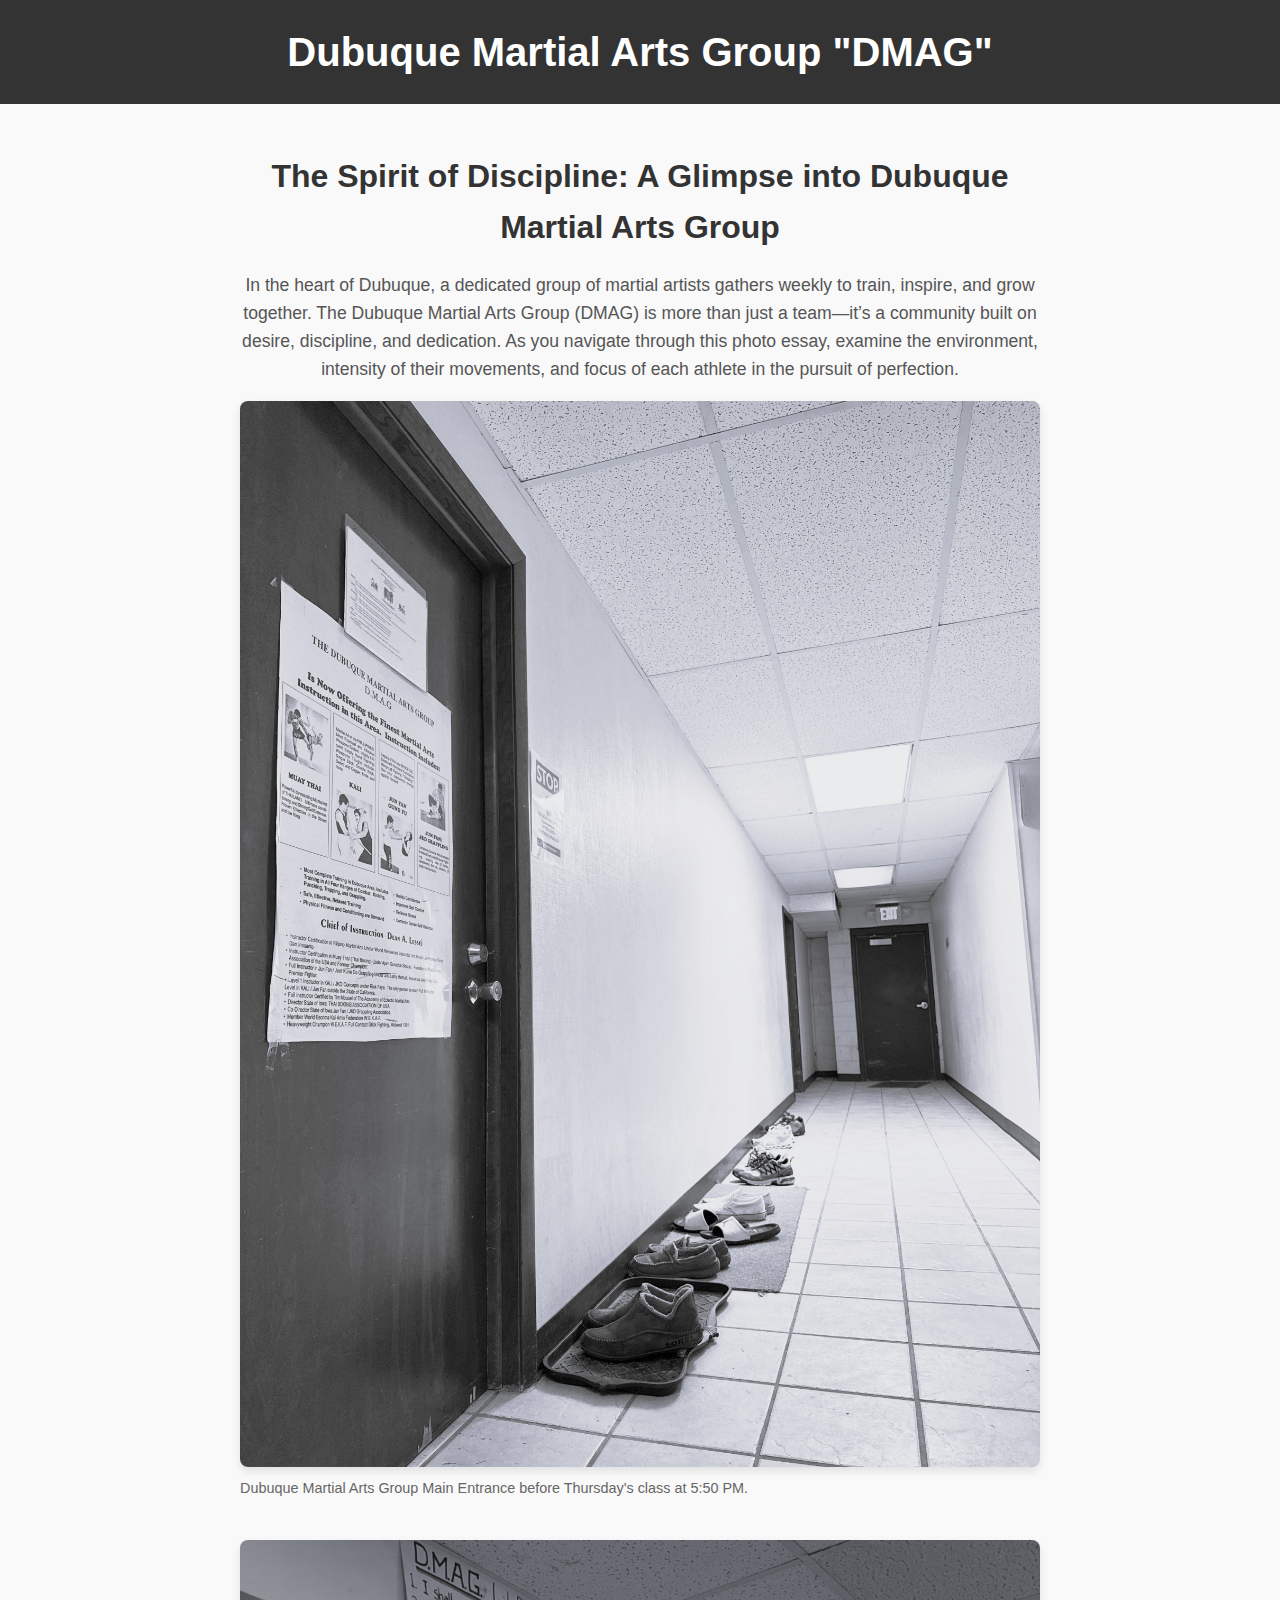
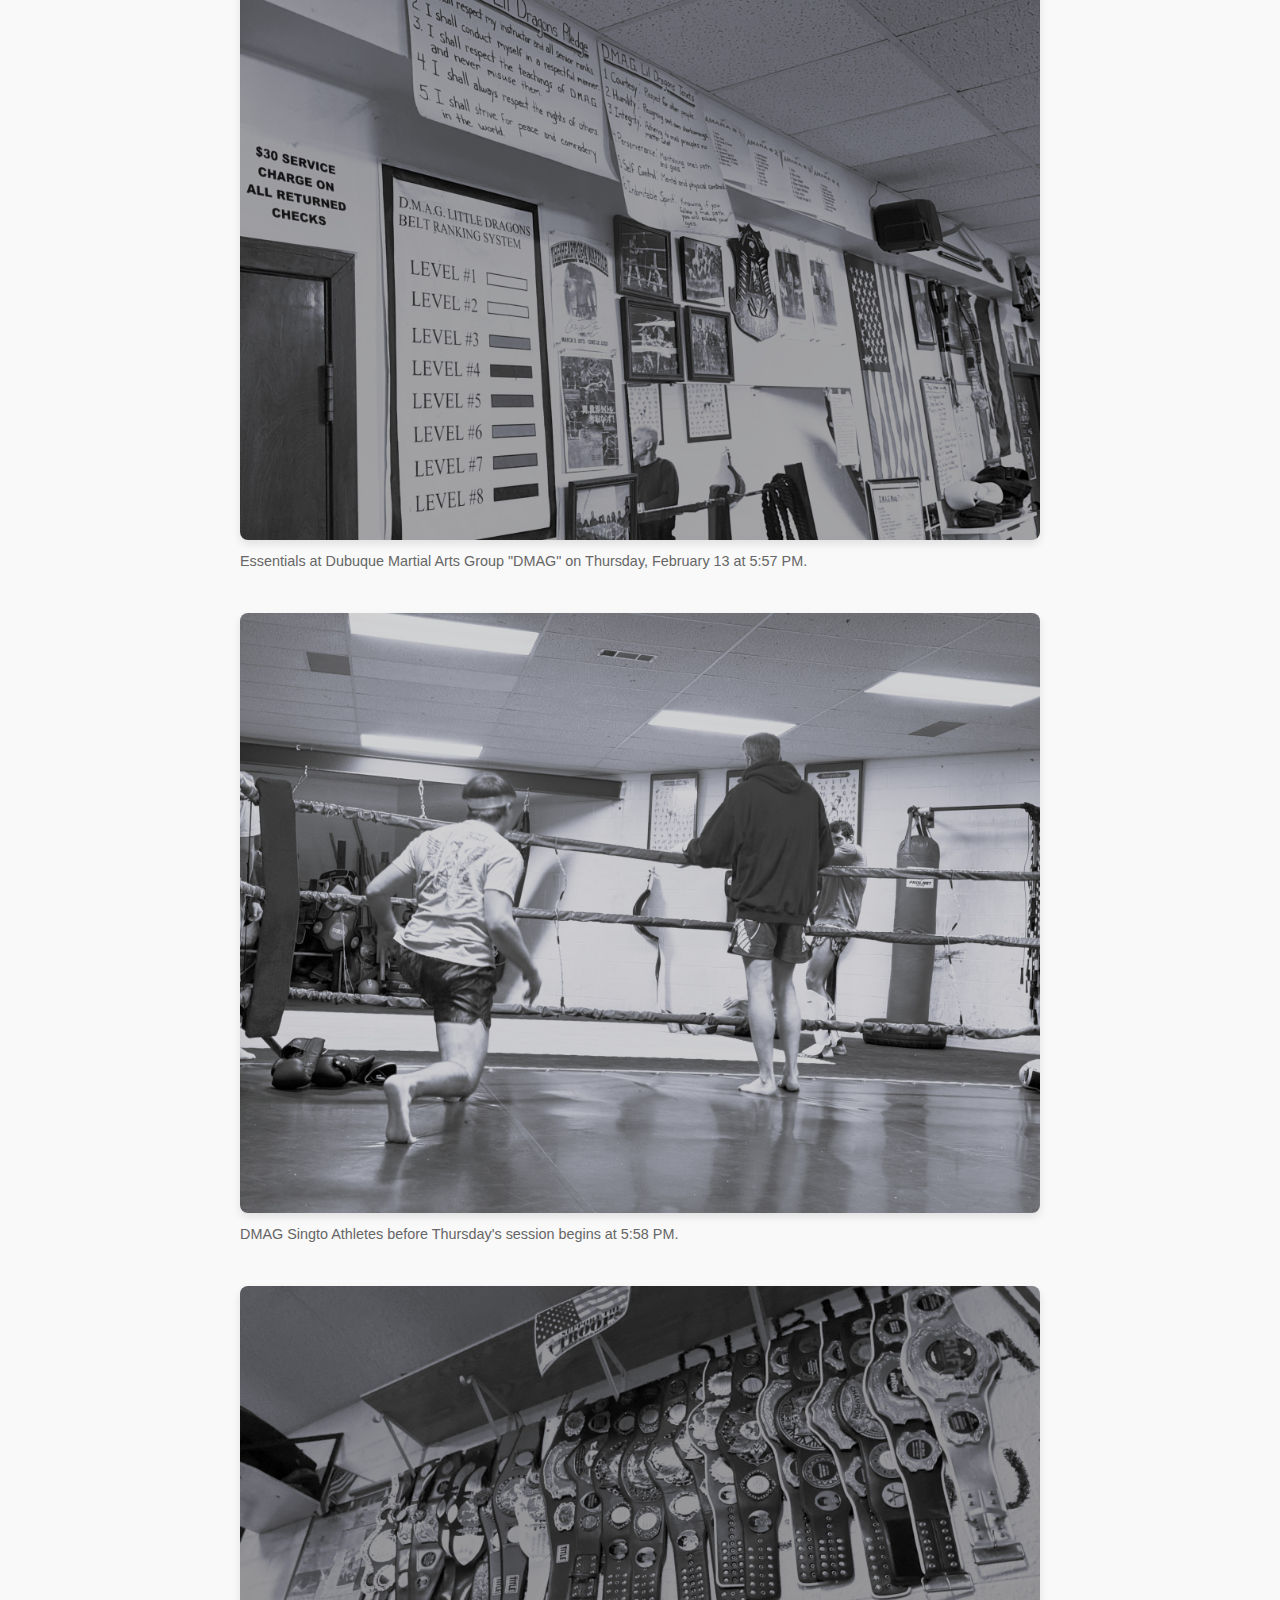
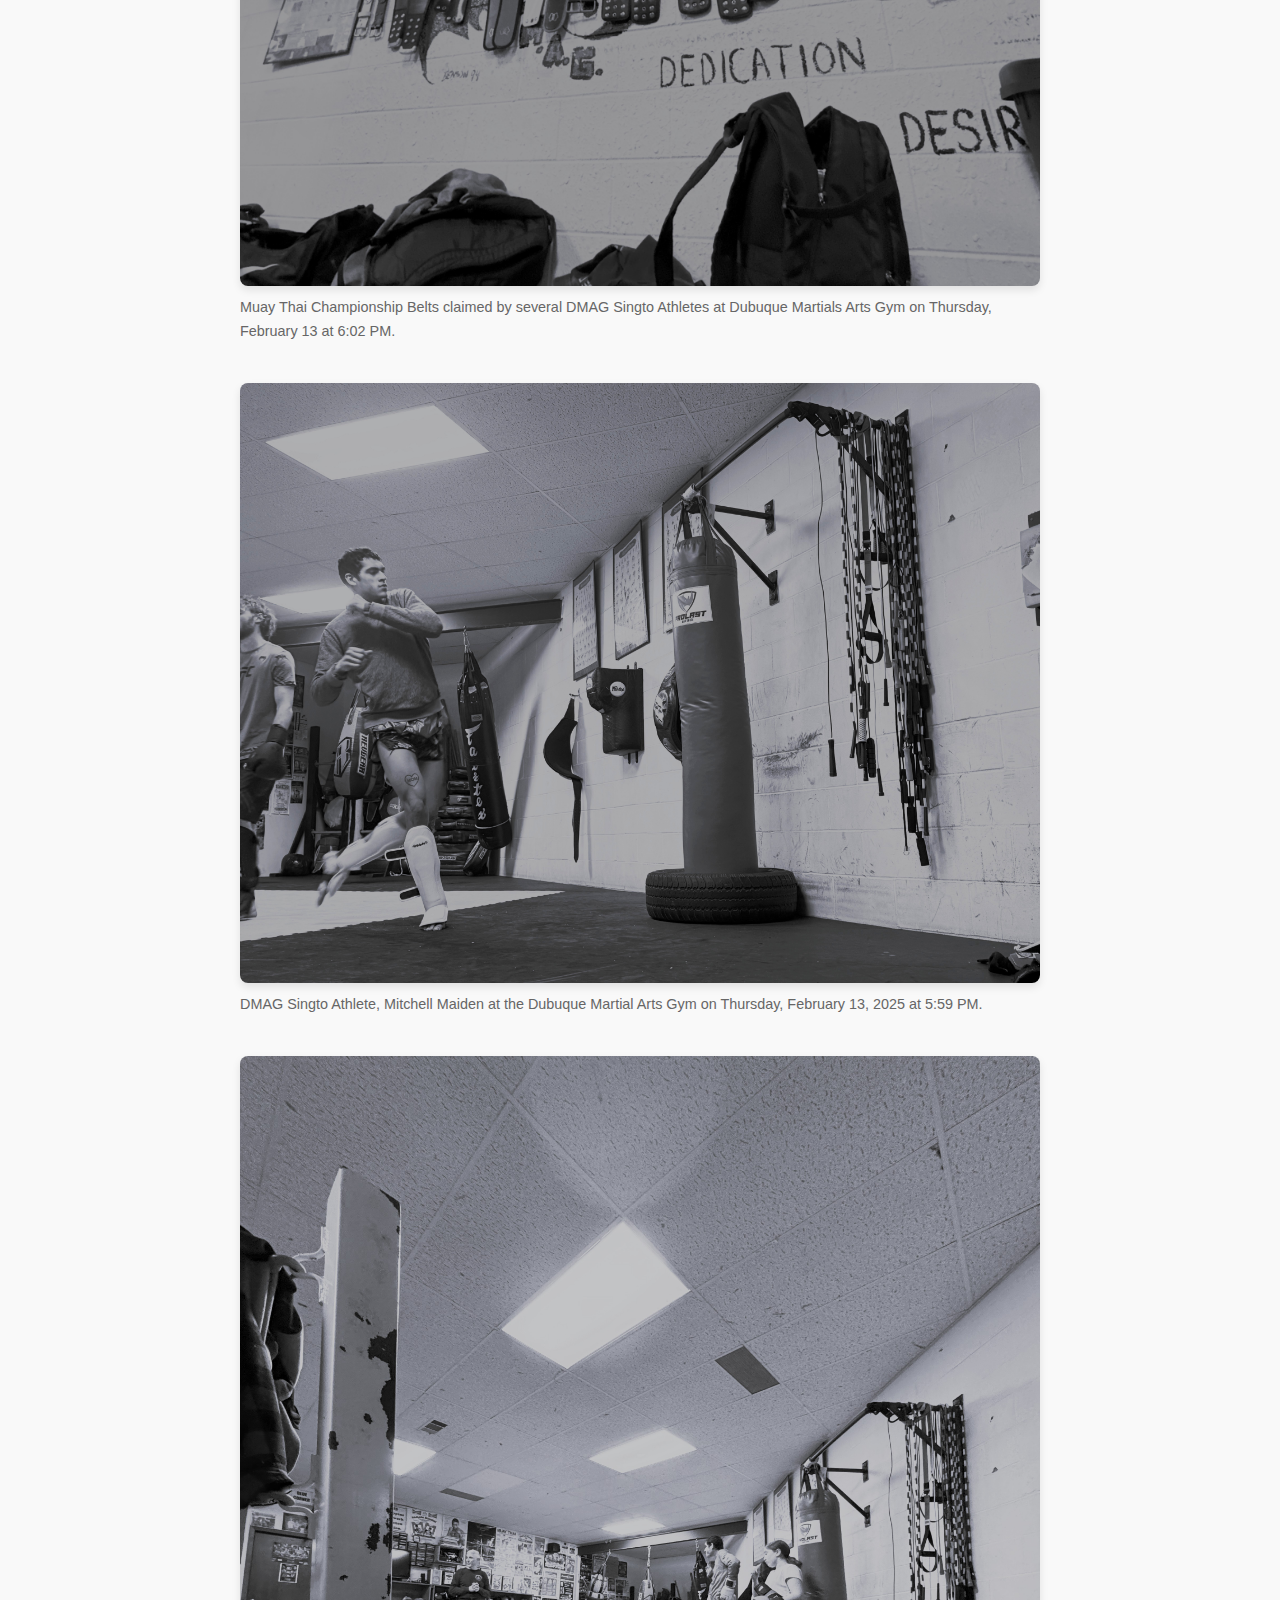
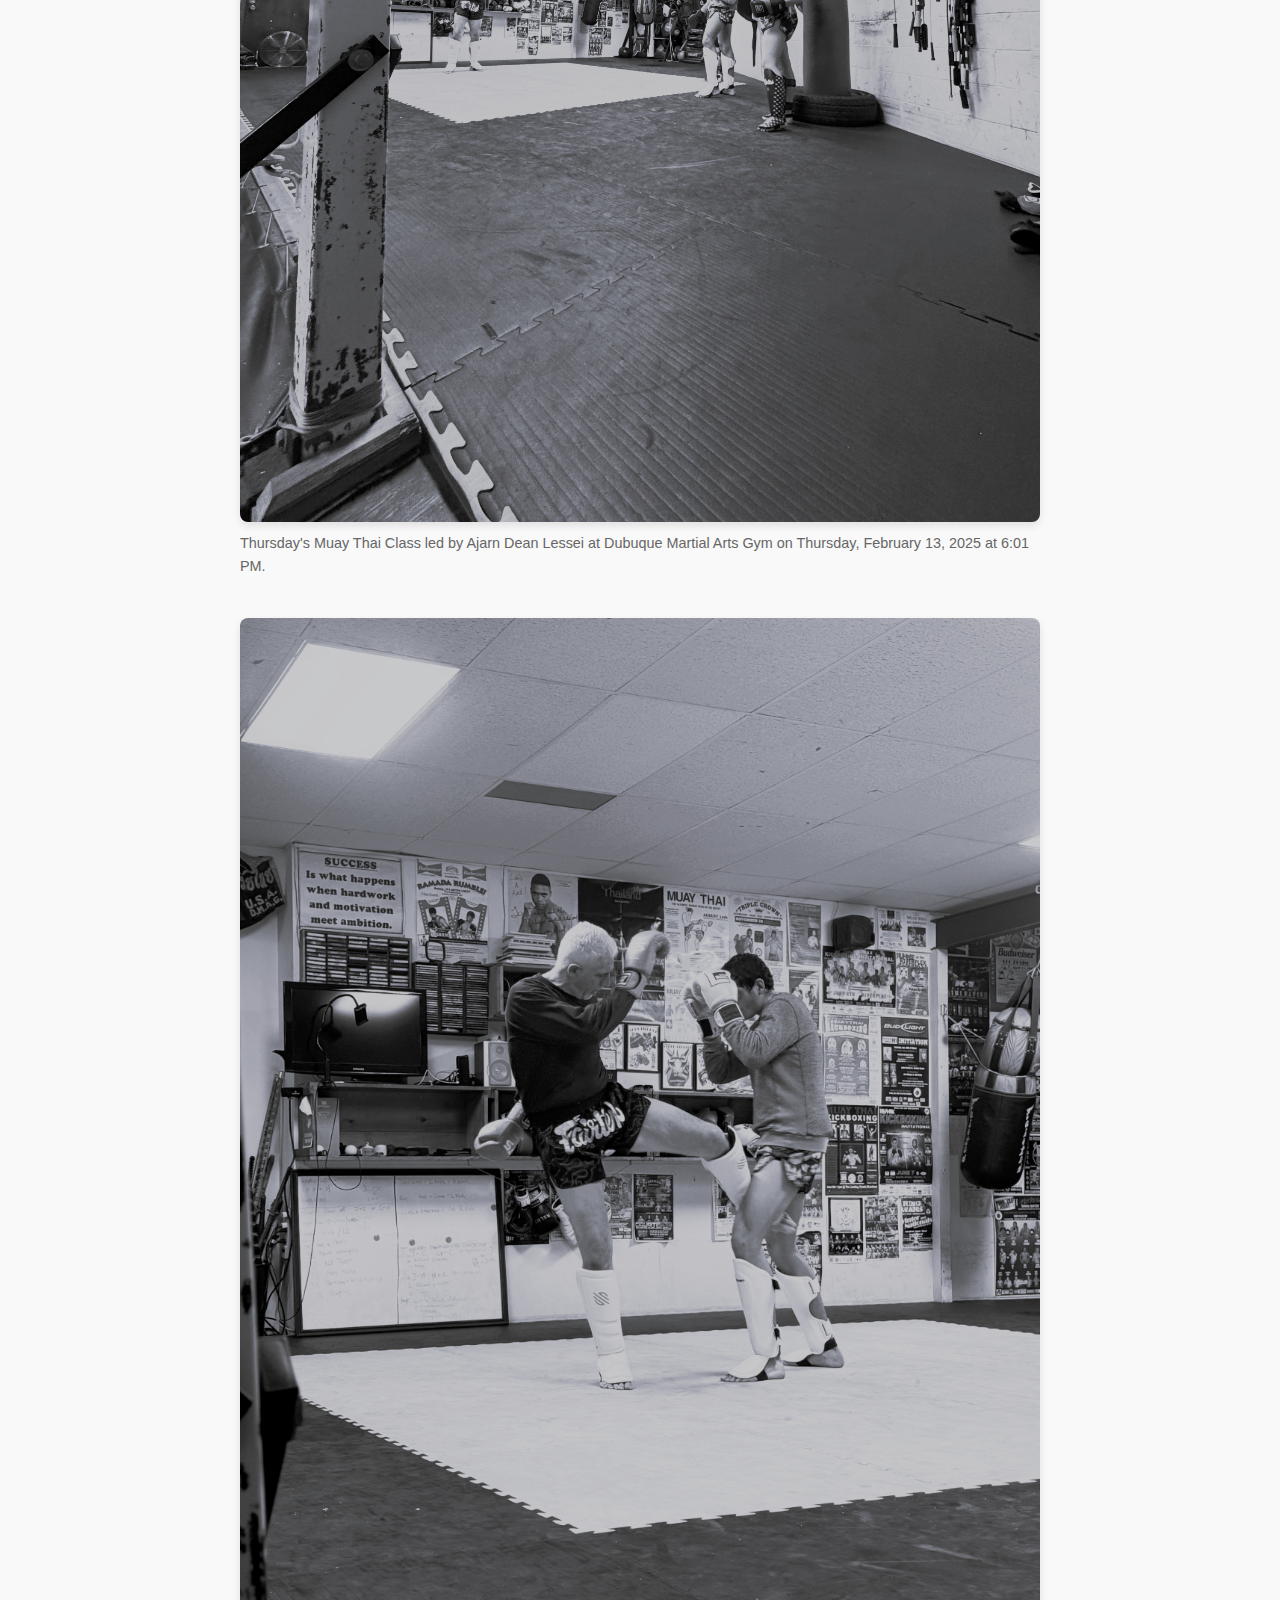
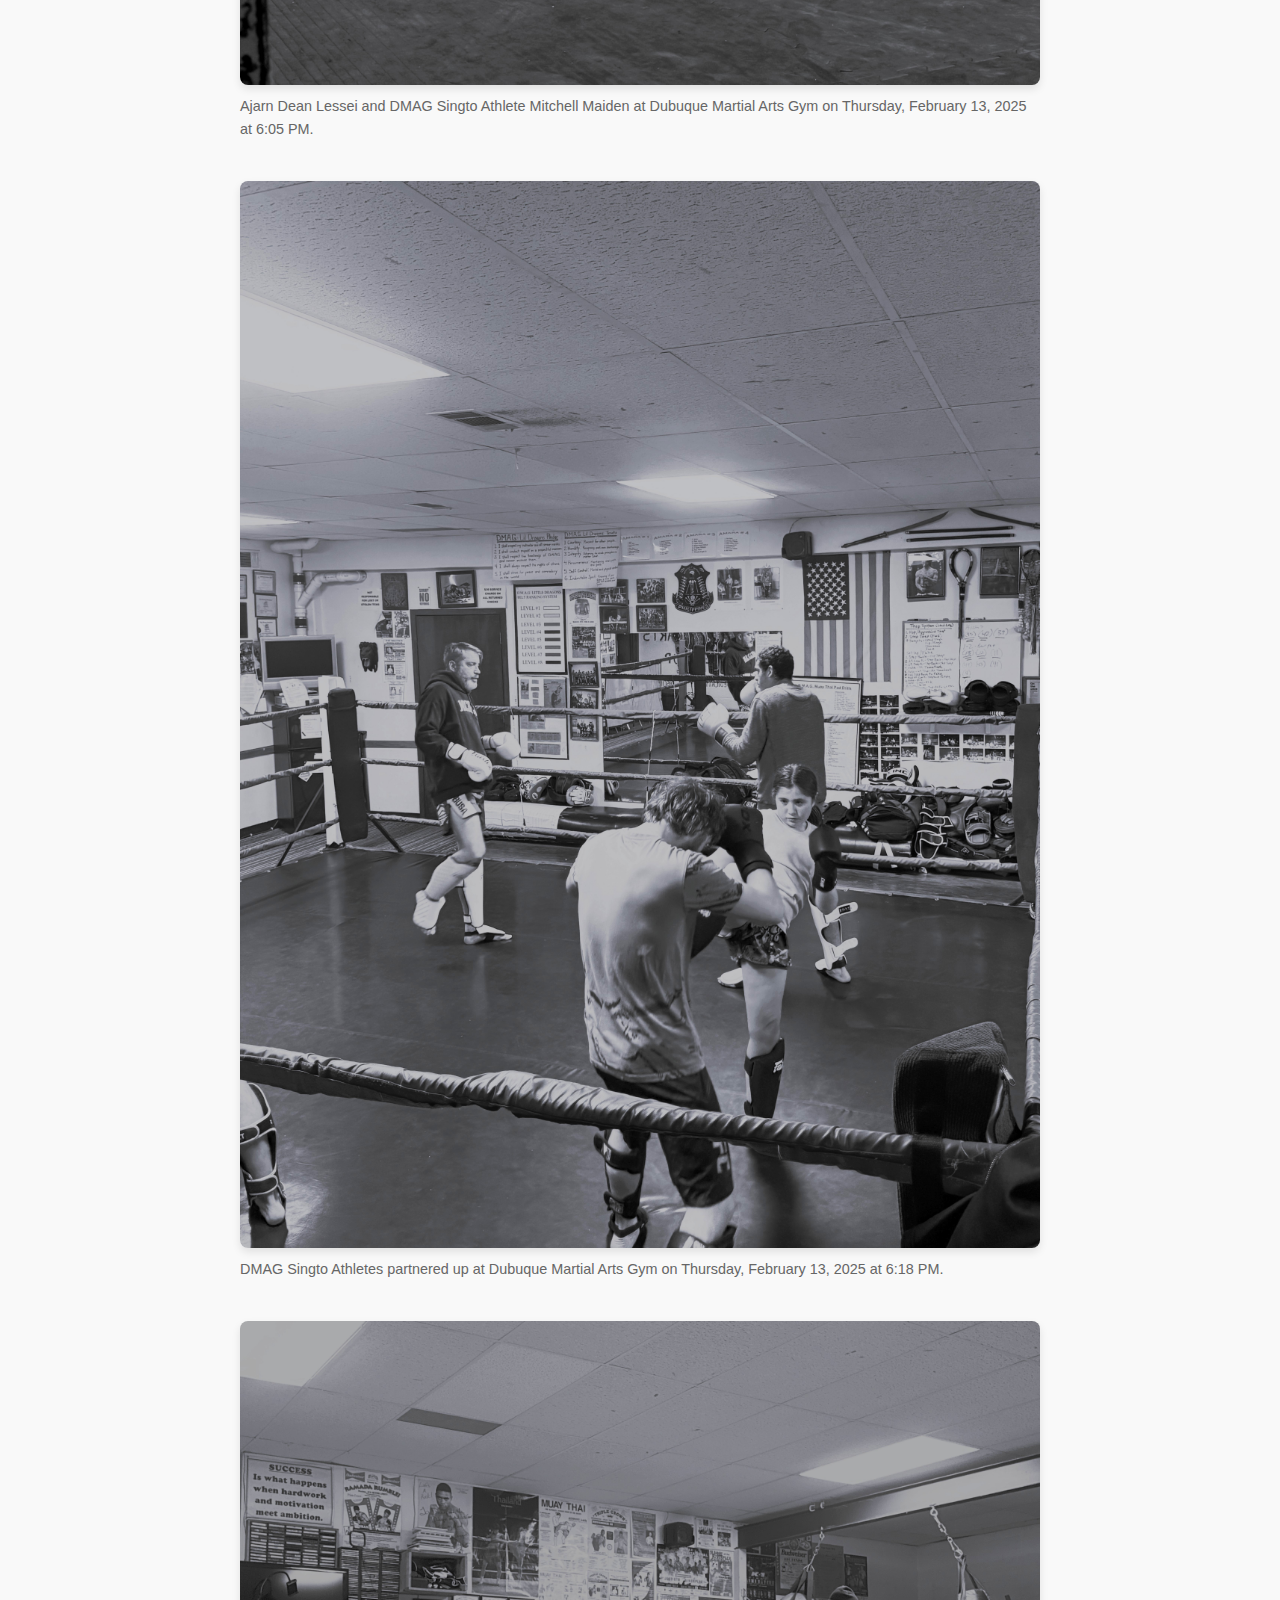
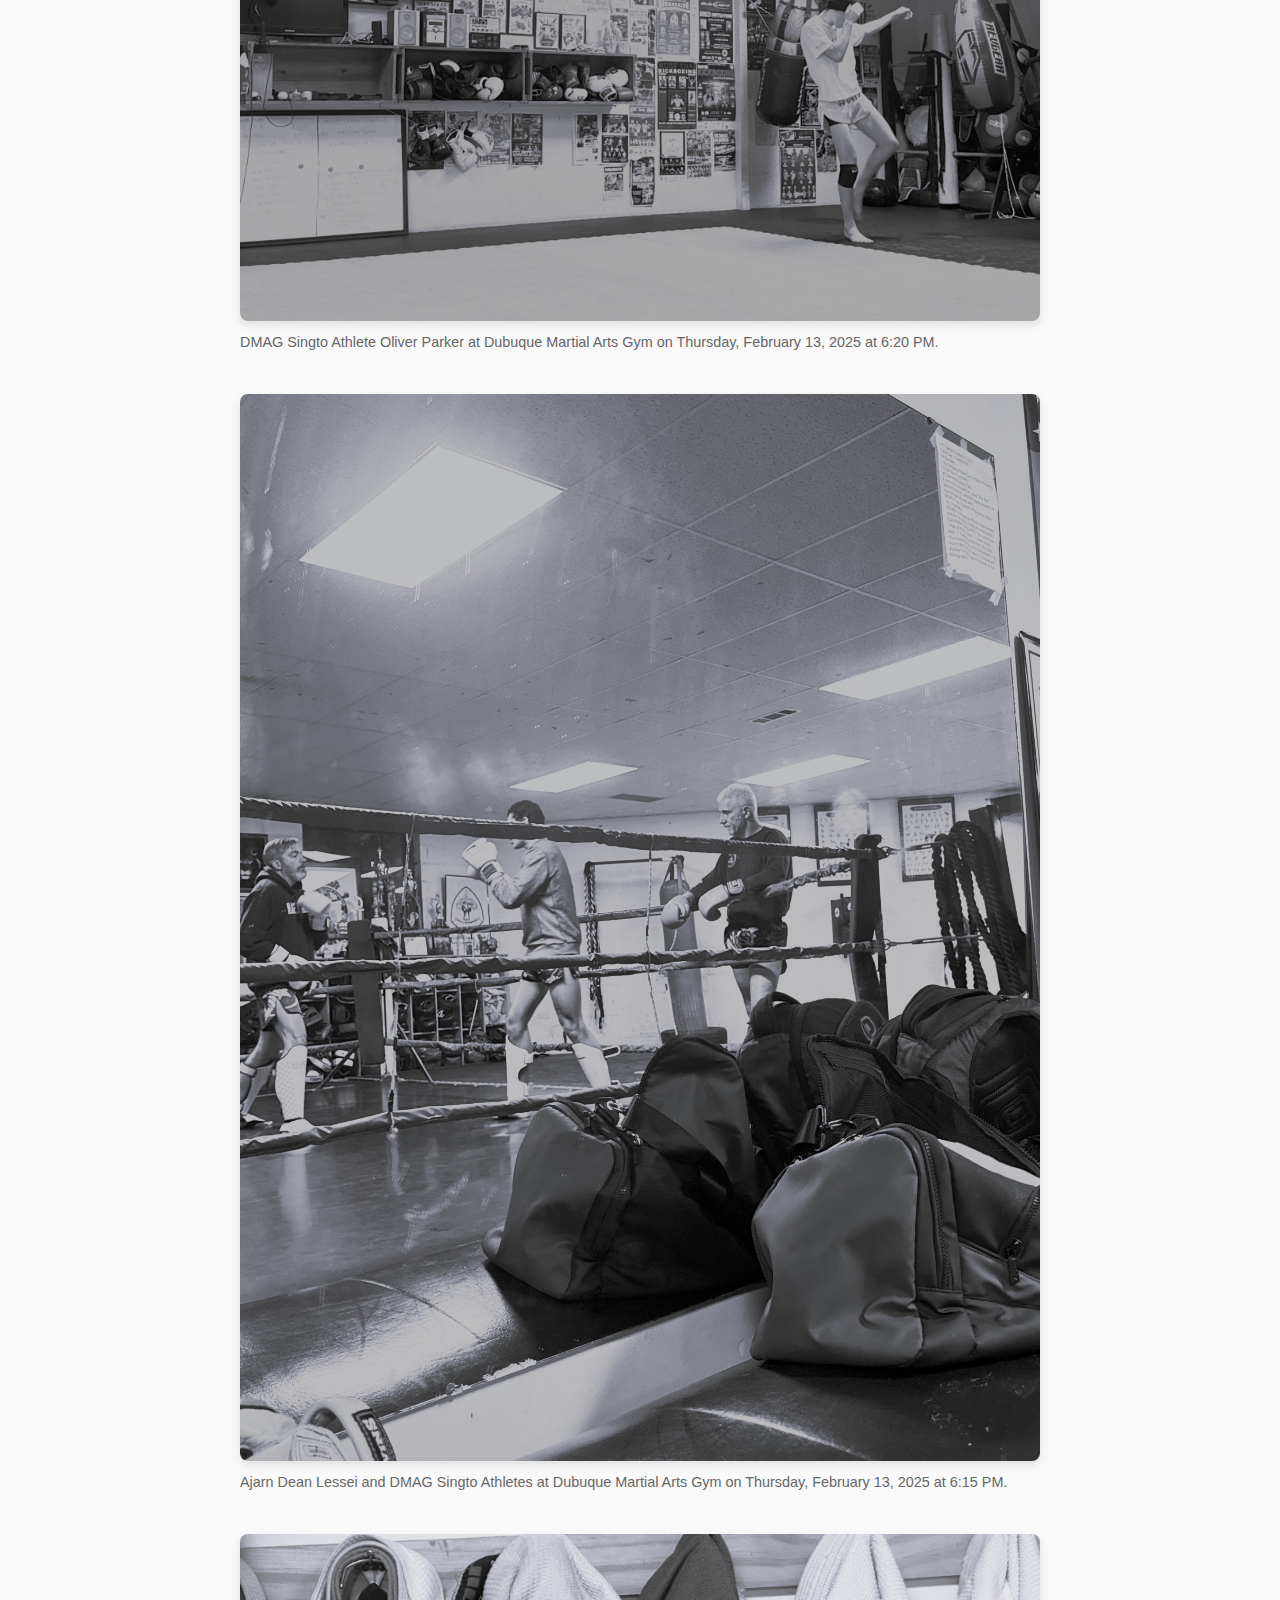
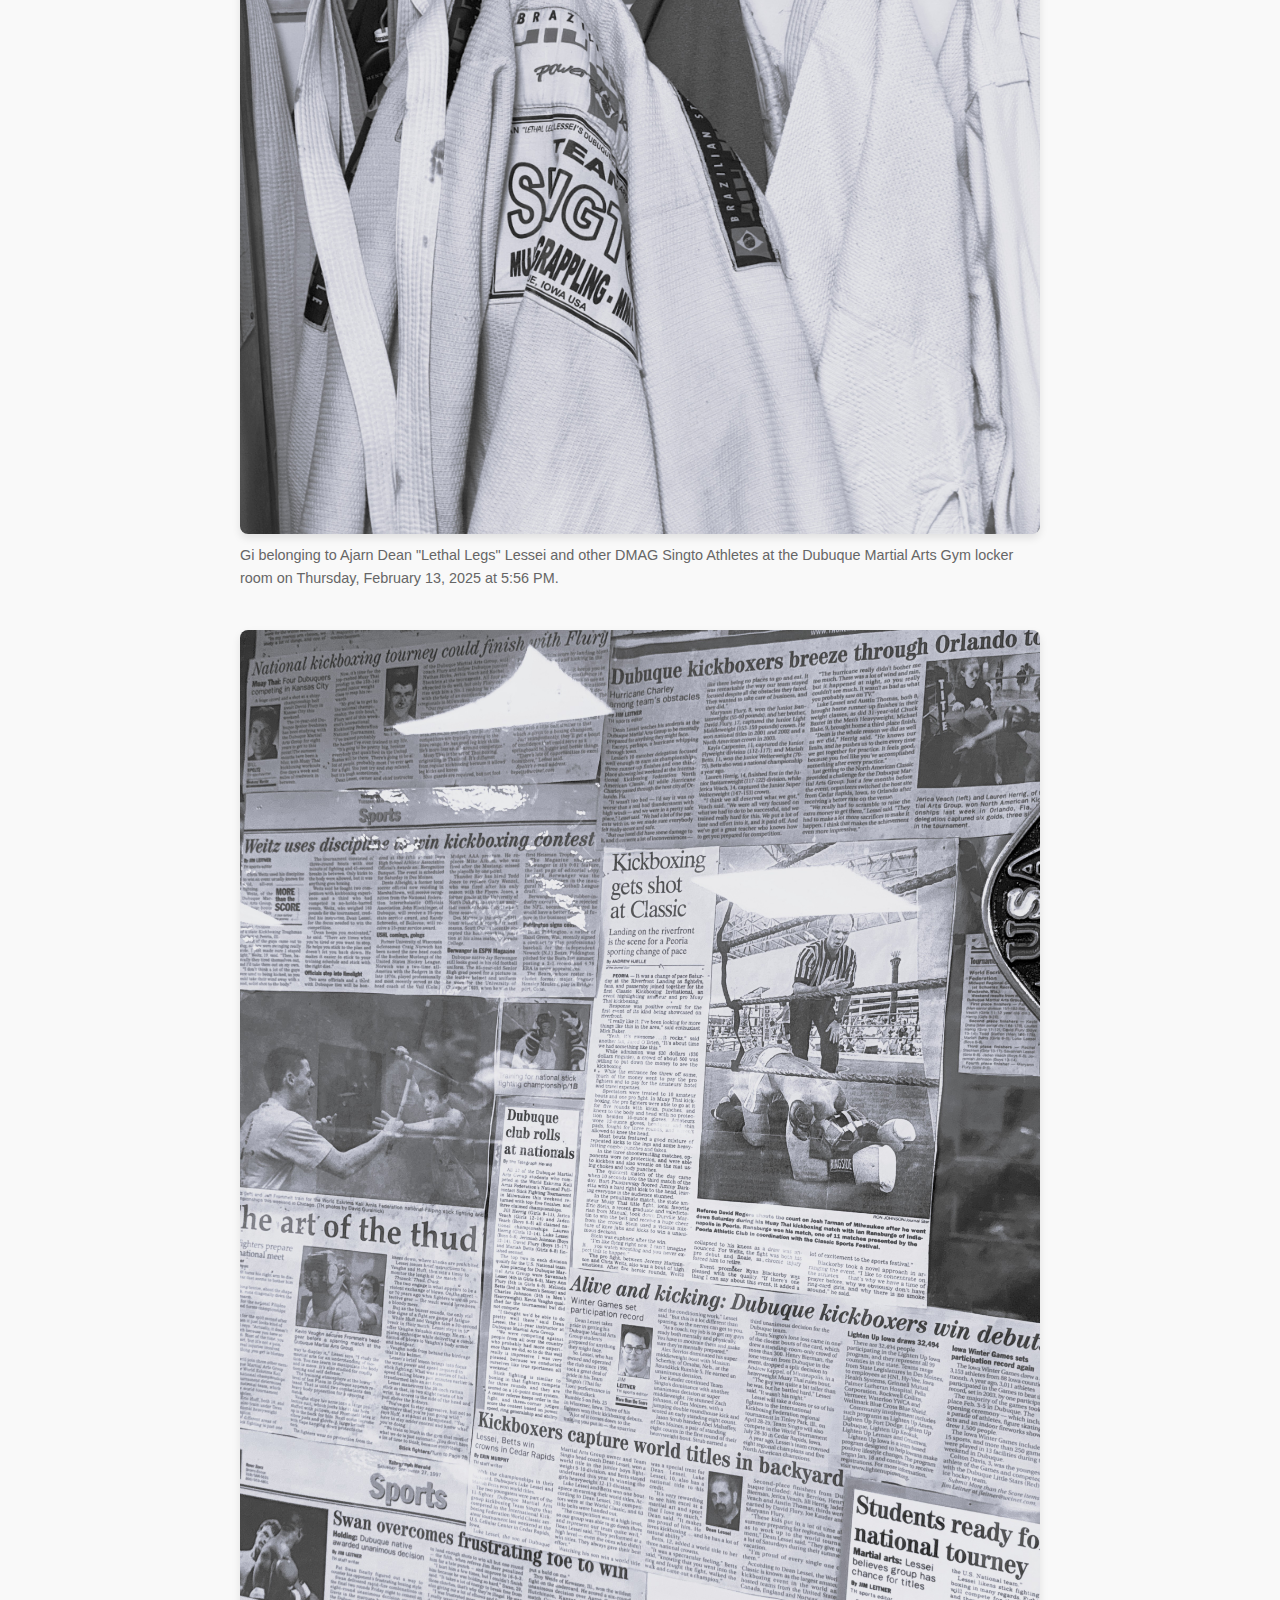
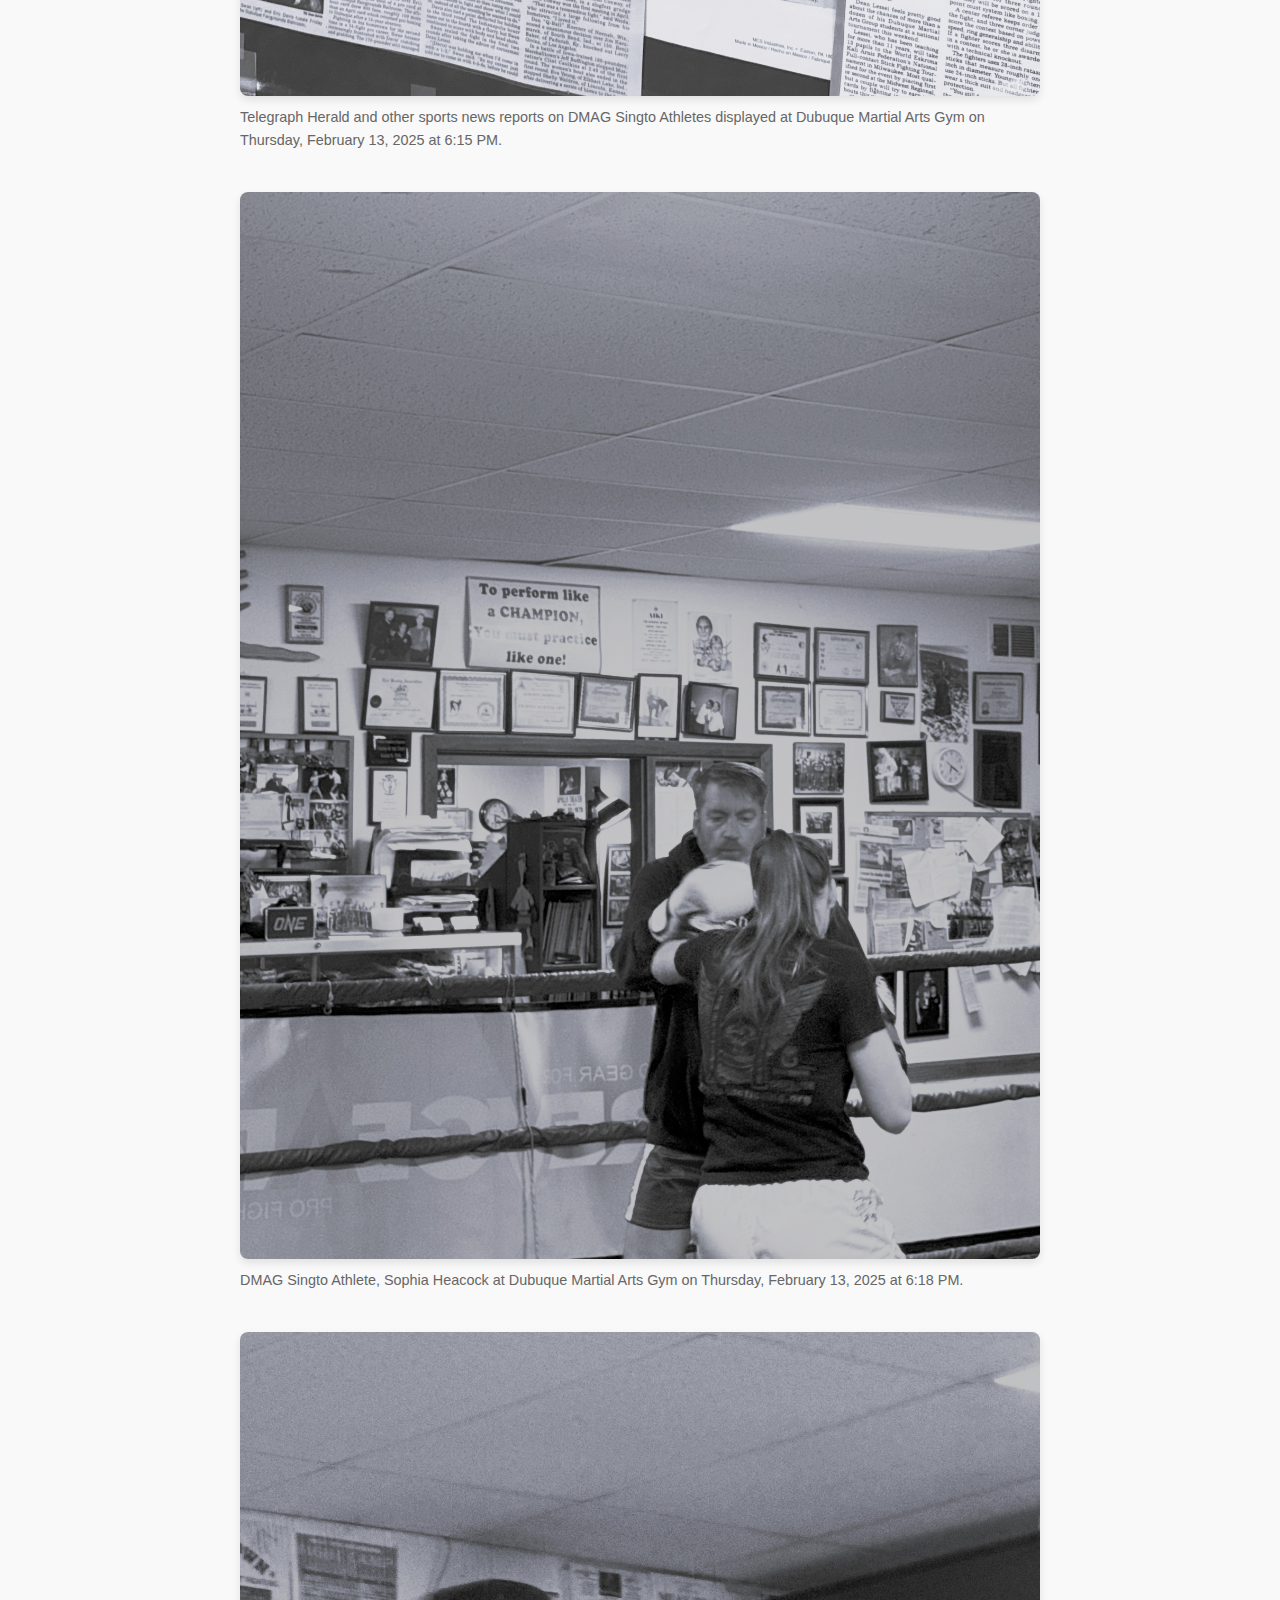
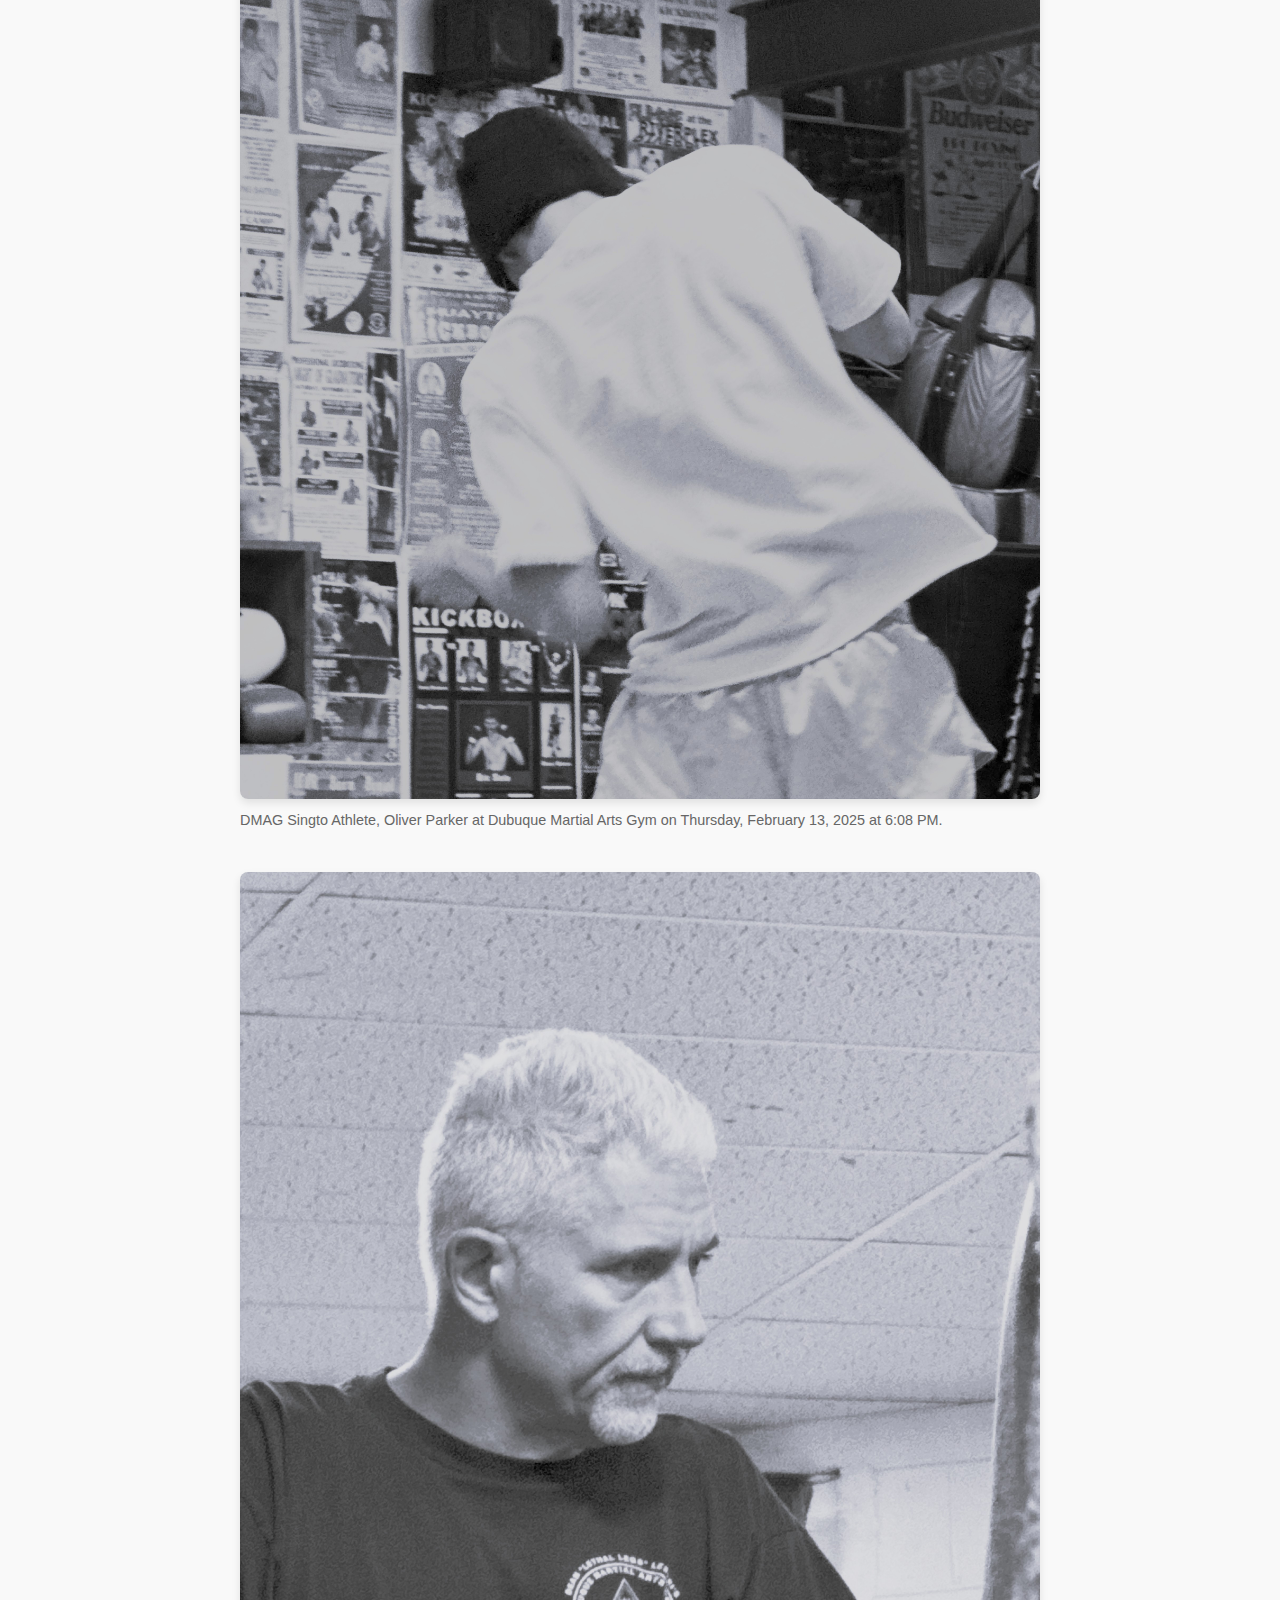
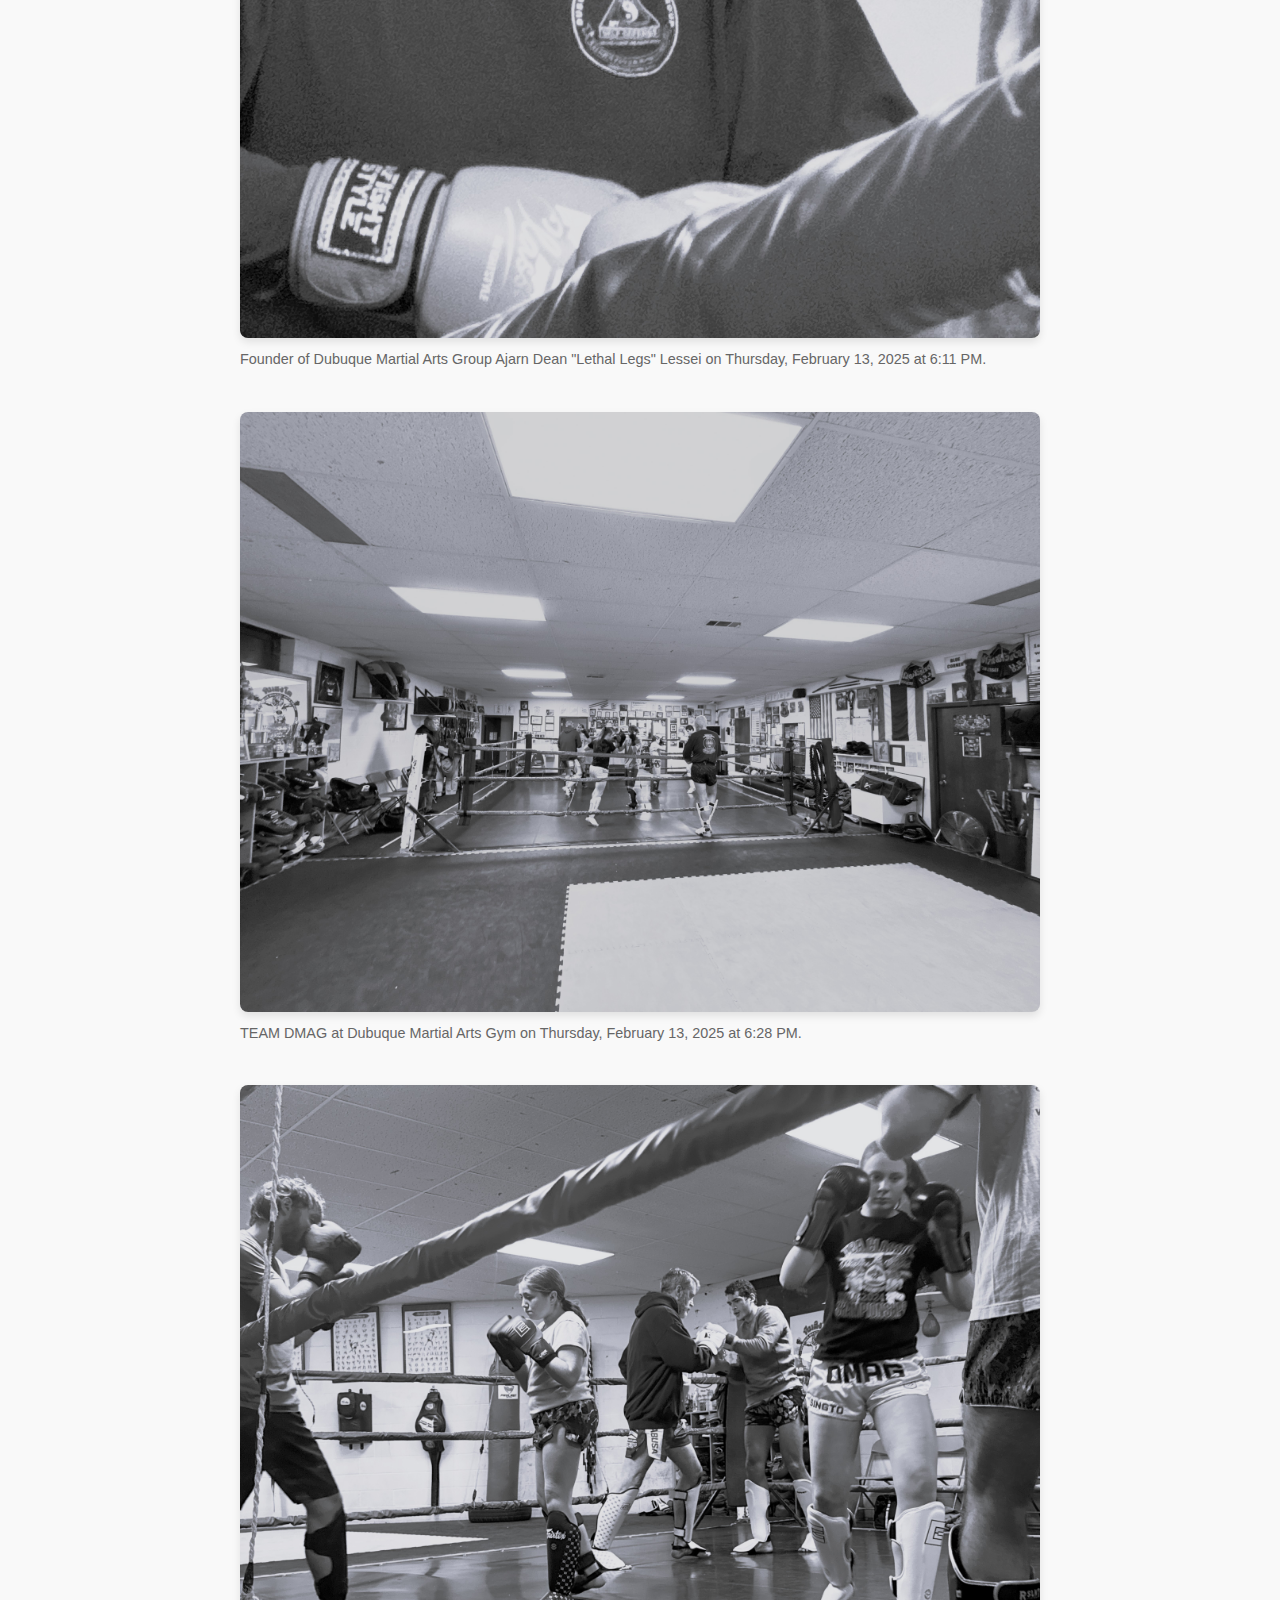
<file: index.html>
<!DOCTYPE html>
<html lang="en">
<head>
  <meta charset="UTF-8">
  <meta name="viewport" content="width=device-width, initial-scale=1.0">
  <title>Dubuque Martial Arts Group - DMAG</title>
  <link rel="stylesheet" href="dmag.css">
</head>
<body>
  <header>
    <a href="https://www.facebook.com/dbqmartialarts" target="_blank">
      <h1>Dubuque Martial Arts Group "DMAG"</h1>
    </a>
  </header>

  <main>
    <section class="intro">
      <h2>The Spirit of Discipline: A Glimpse into Dubuque Martial Arts Group</h2>
      <p>
        In the heart of Dubuque, a dedicated group of martial artists gathers weekly to train, inspire, and grow together. The Dubuque Martial Arts Group (DMAG) is more than just a team—it’s a community built on desire, discipline, and dedication. As you navigate through this photo essay, examine the environment, intensity of their movements, and focus of each athlete in the pursuit of perfection. 

    <section class="photo-essay">
      <figure>
        <a href="images/IMG_4915.jpg" target="_blank">
          <img src="images/IMG_4915.jpg" alt="Entrance to DMAG">
        </a>
        <figcaption>Dubuque Martial Arts Group Main Entrance before Thursday's class at 5:50 PM.</figcaption>
      </figure>

      <figure>
        <a href="images/IMG_4780.jpg" target="_blank">
          <img src="images/IMG_4780.jpg" alt="DMAG Lil Dragons Pledge, Tenets and Ranking System">
        </a>
        <figcaption>Essentials at Dubuque Martial Arts Group "DMAG" on Thursday, February 13 at 5:57 PM.</figcaption>
      </figure>

      <figure>
        <a href="images/IMG_4664.jpg" target="_blank">
          <img src="images/IMG_4664.jpg" alt="Stretching and Warmups">
        </a>
        <figcaption>DMAG Singto Athletes before Thursday's session begins at 5:58 PM.</figcaption>
      </figure>

      <figure>
        <a href="images/IMG_4784.jpg" target="_blank">
          <img src="images/IMG_4784.jpg" alt="Accolades">
        </a>
        <figcaption>Muay Thai Championship Belts claimed by several DMAG Singto Athletes at Dubuque Martials Arts Gym on Thursday, February 13 at 6:02 PM.</figcaption>
      </figure>

      <figure>
        <a href="images/IMG_4681.jpg" target="_blank">
          <img src="images/IMG_4681.jpg" alt="Bag Work">
        </a>
        <figcaption>DMAG Singto Athlete, Mitchell Maiden at the Dubuque Martial Arts Gym on Thursday, February 13, 2025 at 5:59 PM.</figcaption>
      </figure>

      <figure>
        <a href="images/IMG_4688.jpg" target="_blank">
          <img src="images/IMG_4688.jpg" alt="Class Begins">
        </a>
        <figcaption>Thursday's Muay Thai Class led by Ajarn Dean Lessei at Dubuque Martial Arts Gym on Thursday, February 13, 2025 at 6:01 PM.</figcaption>
      </figure>

      <figure>
        <a href="images/IMG_4701.jpg" target="_blank">
          <img src="images/IMG_4701.jpg" alt="Ajarn Dean Lessei Instructs Drill">
        </a>
        <figcaption>Ajarn Dean Lessei and DMAG Singto Athlete Mitchell Maiden at Dubuque Martial Arts Gym on Thursday, February 13, 2025 at 6:05 PM.</figcaption>
      </figure>

      <figure>
        <a href="images/IMG_4822.jpg" target="_blank">
          <img src="images/IMG_4822.jpg" alt="Partners Perform Drills">
        </a>
        <figcaption>DMAG Singto Athletes partnered up at Dubuque Martial Arts Gym on Thursday, February 13, 2025 at 6:18 PM.</figcaption>
      </figure>

      <figure>
        <a href="images/IMG_4843.jpg" target="_blank">
          <img src="images/IMG_4843.jpg" alt="Solo Bag Work">
        </a>
        <figcaption>DMAG Singto Athlete Oliver Parker at Dubuque Martial Arts Gym on Thursday, February 13, 2025 at 6:20 PM.</figcaption>
      </figure>

      <figure>
        <a href="images/IMG_4806.jpg" target="_blank">
          <img src="images/IMG_4806.jpg" alt="Ajarn Dean Lessei spectates drill">
        </a>
        <figcaption>Ajarn Dean Lessei and DMAG Singto Athletes at Dubuque Martial Arts Gym on Thursday, February 13, 2025 at 6:15 PM.</figcaption>
      </figure>

      <figure>
        <a href="images/IMG_4657.jpg" target="_blank">
          <img src="images/IMG_4657.jpg" alt="The Gi">
        </a>
        <figcaption>Gi belonging to Ajarn Dean "Lethal Legs" Lessei and other DMAG Singto Athletes at the Dubuque Martial Arts Gym locker room on Thursday, February 13, 2025 at 5:56 PM.</figcaption>
      </figure>

      <figure>
        <a href="images/IMG_4792.jpg" target="_blank">
          <img src="images/IMG_4792.jpg" alt="Press Covering DMAG">
        </a>
        <figcaption>Telegraph Herald and other sports news reports on DMAG Singto Athletes displayed at Dubuque Martial Arts Gym on Thursday, February 13, 2025 at 6:15 PM.</figcaption>
      </figure>

      <figure>
        <a href="images/IMG_4852.jpg" target="_blank">
          <img src="images/IMG_4852.jpg" alt="Drills">
        </a>
        <figcaption>DMAG Singto Athlete, Sophia Heacock at Dubuque Martial Arts Gym on Thursday, February 13, 2025 at 6:18 PM.</figcaption>
      </figure>

      <figure>
        <a href="images/IMG_4747.jpg" target="_blank">
          <img src="images/IMG_4747.jpg" alt="DMAG Singto Athlete">
        </a>
        <figcaption>DMAG Singto Athlete, Oliver Parker at Dubuque Martial Arts Gym on Thursday, February 13, 2025 at 6:08 PM.</figcaption>
      </figure>

      <figure>
        <a href="images/IMG_4772.jpg" target="_blank">
          <img src="images/IMG_4772.jpg" alt="Ajarn Dean Lessei">
        </a>
        <figcaption>Founder of Dubuque Martial Arts Group Ajarn Dean "Lethal Legs" Lessei on Thursday, February 13, 2025 at 6:11 PM.</figcaption>
      </figure>

      <figure>
        <a href="images/IMG_4909.jpg" target="_blank">
          <img src="images/IMG_4909.jpg" alt="Team DMAG">
        </a>
        <figcaption>TEAM DMAG at Dubuque Martial Arts Gym on Thursday, February 13, 2025 at 6:28 PM.</figcaption>
      </figure>

      <figure>
        <a href="images/IMG_4765.jpg" target="_blank">
          <img src="images/IMG_4765.jpg" alt="Drills">
        </a>
        <figcaption>DMAG Singto Athletes, Austin Stangl (left), Mitchell Maiden (middle), and Sophia Heacock (right) at Dubuque Martial Arts Gym on Thursday, February 13, 2025 at 6:11 PM.</figcaption>
      </figure>
    </section>

    <section class="conclusion">
      <p>
        The Dubuque Martial Arts Group is more than just a place to train—it’s a family built to forge champions through discipline and dedication, with athletes and members improving their martial arts skills and building lifelong friendships and a strong sense of community. The time and effort from Ajarn Dean Lessei and other DMAG coaches have made this team a reputable one across the USA and worldwide, an example of that is Luke Lessei, who recently signed a professional deal with ONE Championship. Dubuque Martial Arts Gym is an exceptional institution here in Dubuque and its continued growth and success is undeniable due to their values. 
      </p>
    </section>
      </p>
    </section>
  </main>
</body>
</html>
</file>
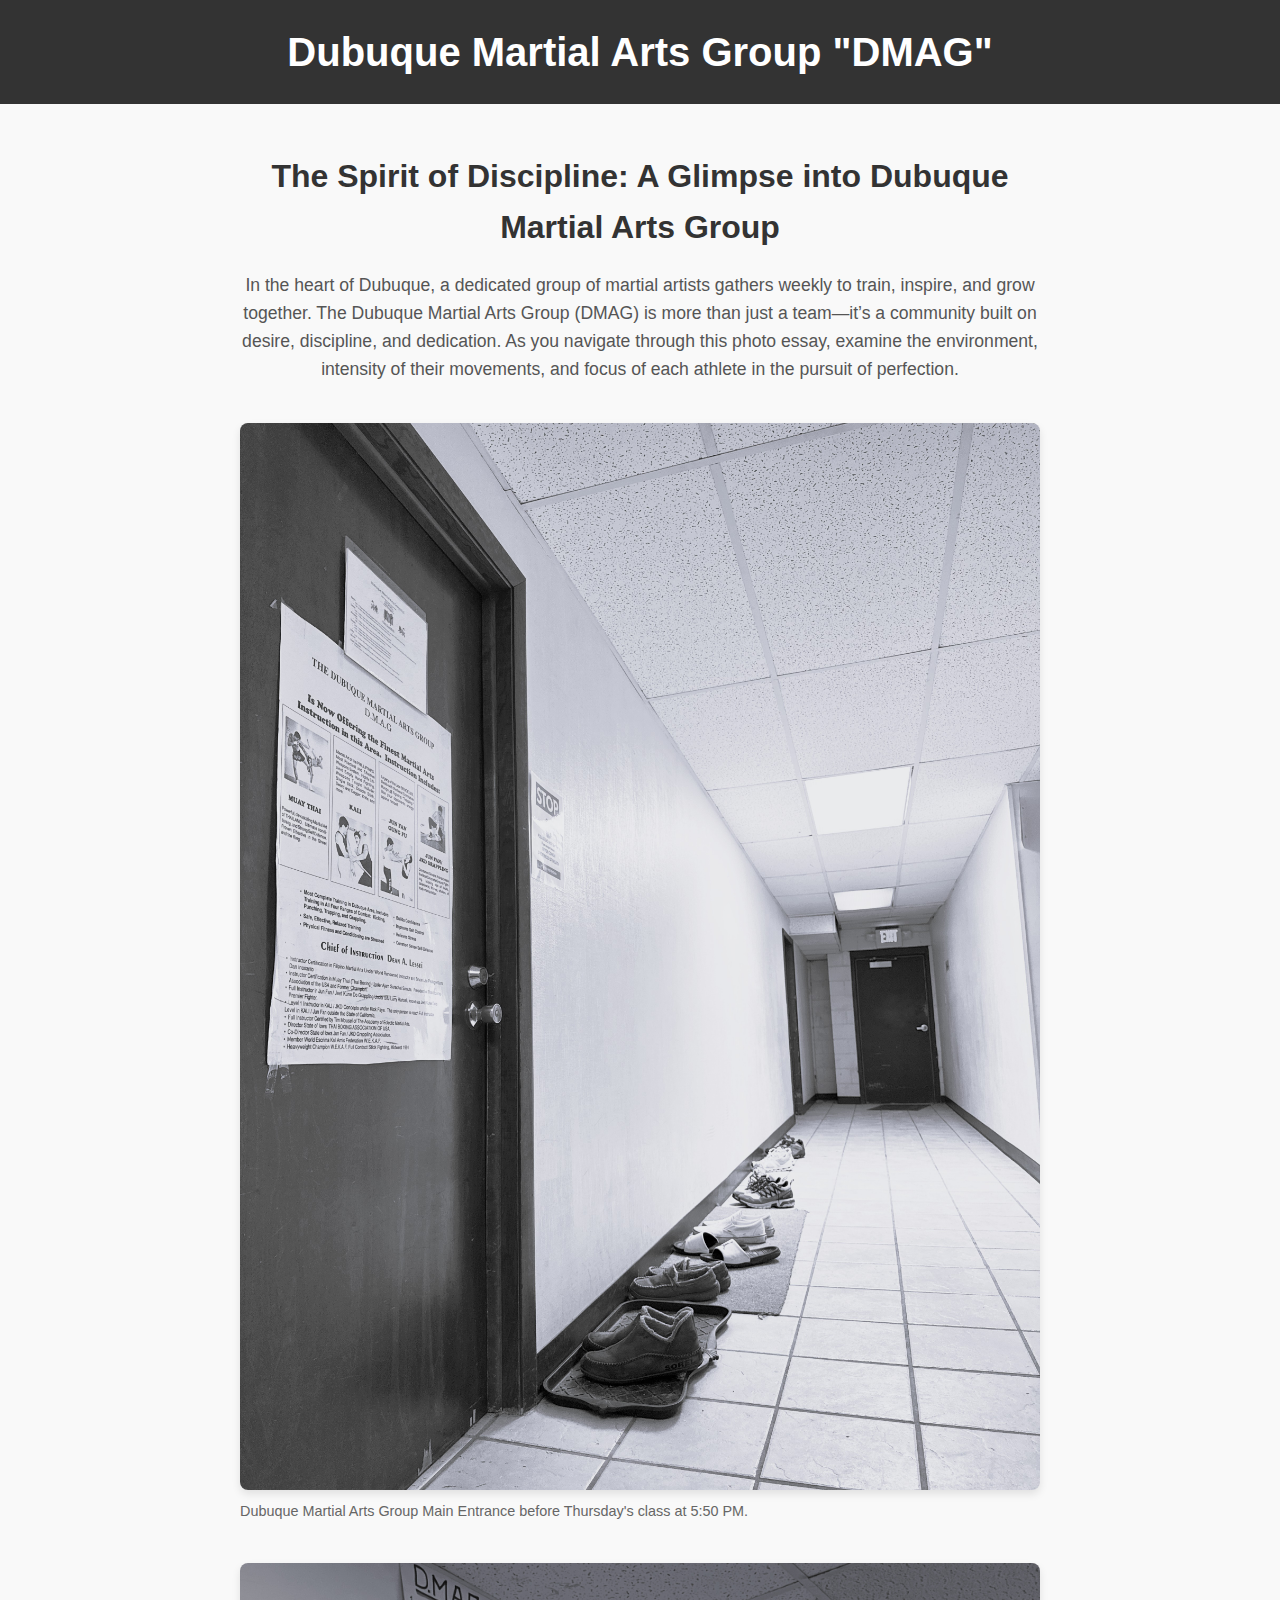
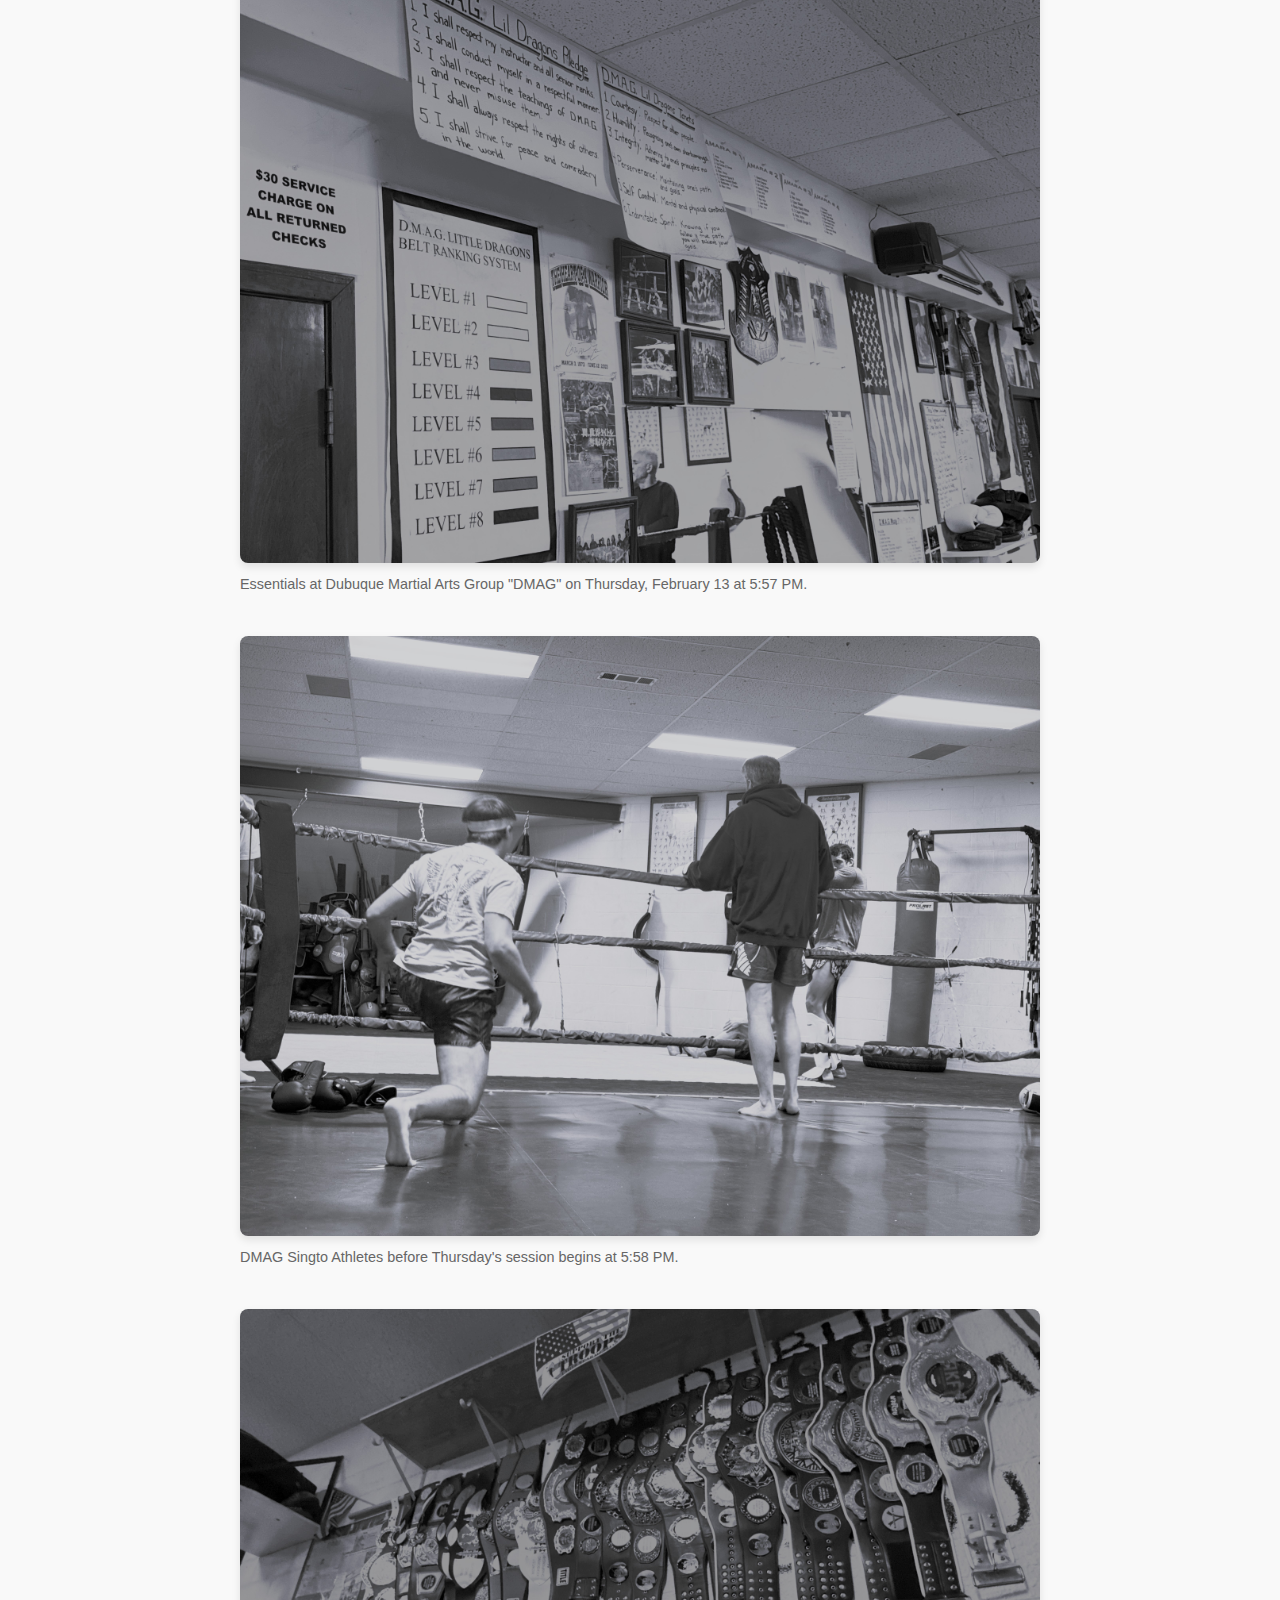
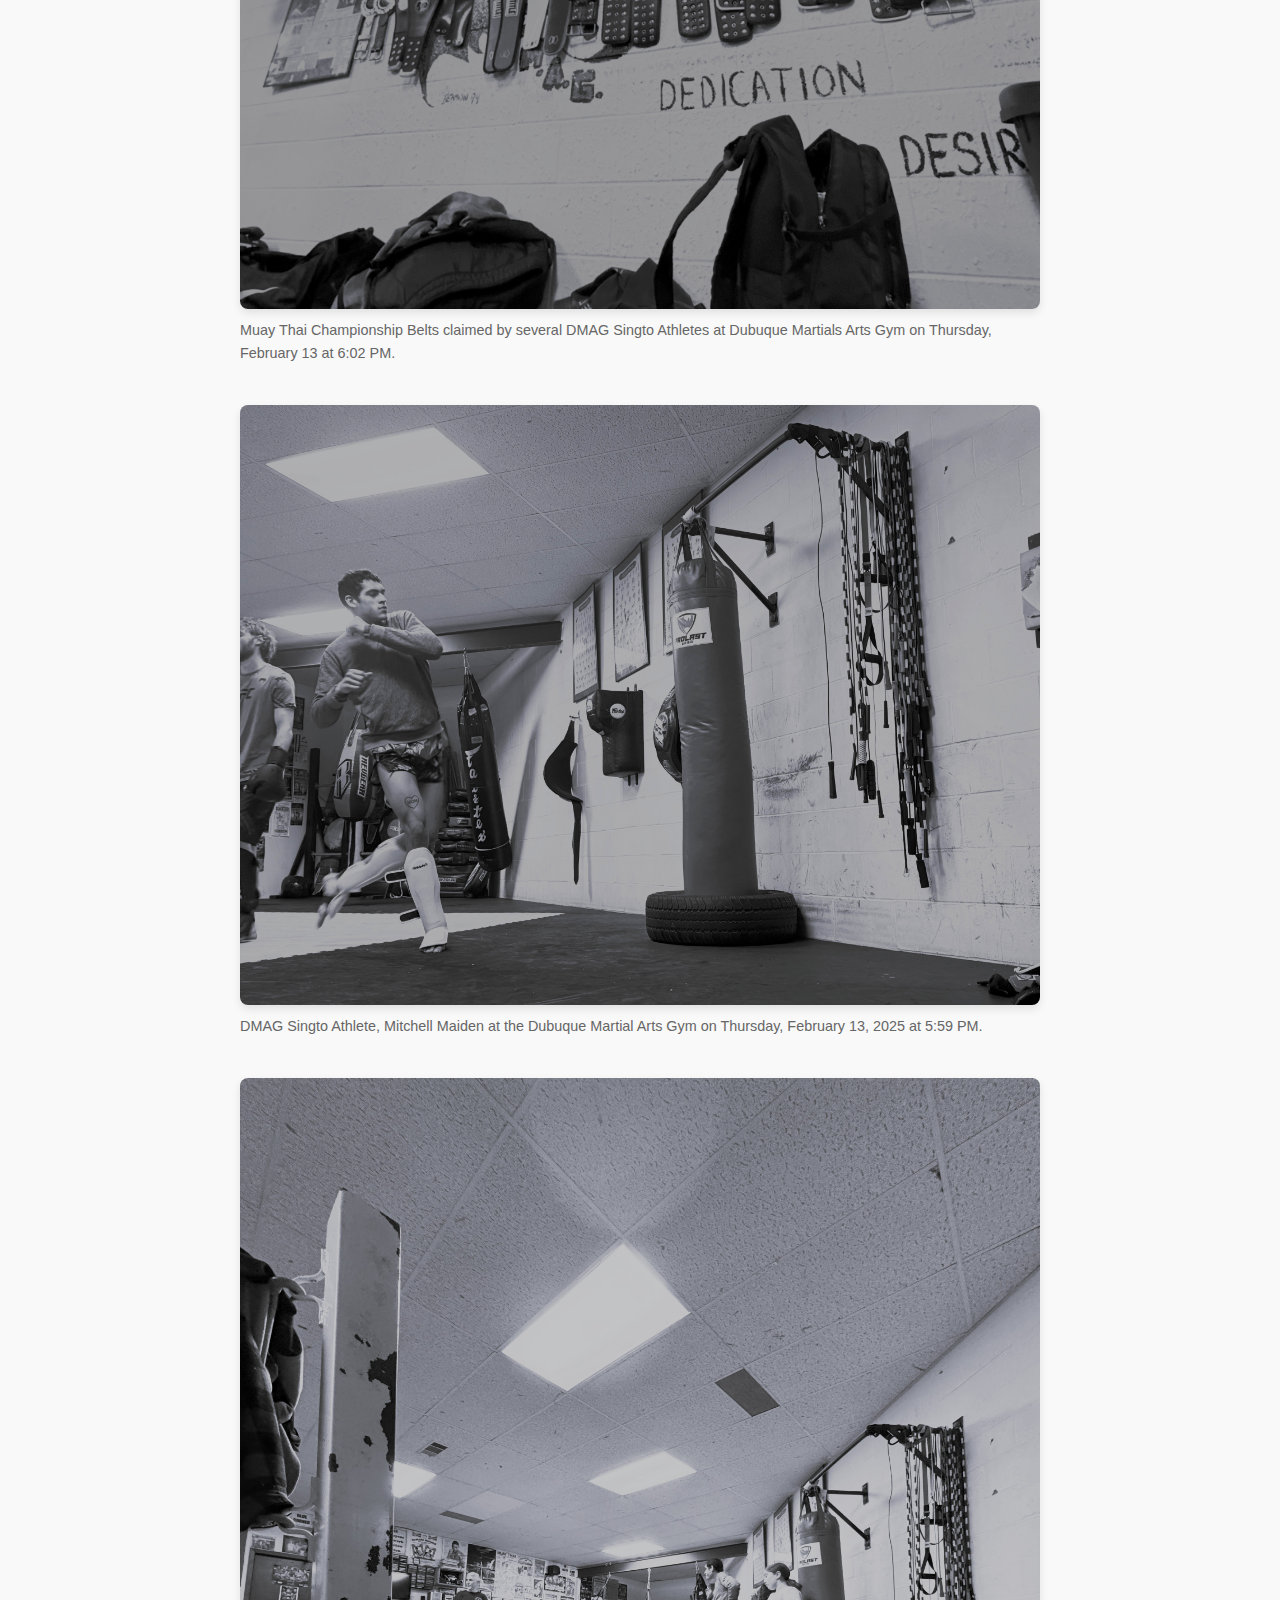
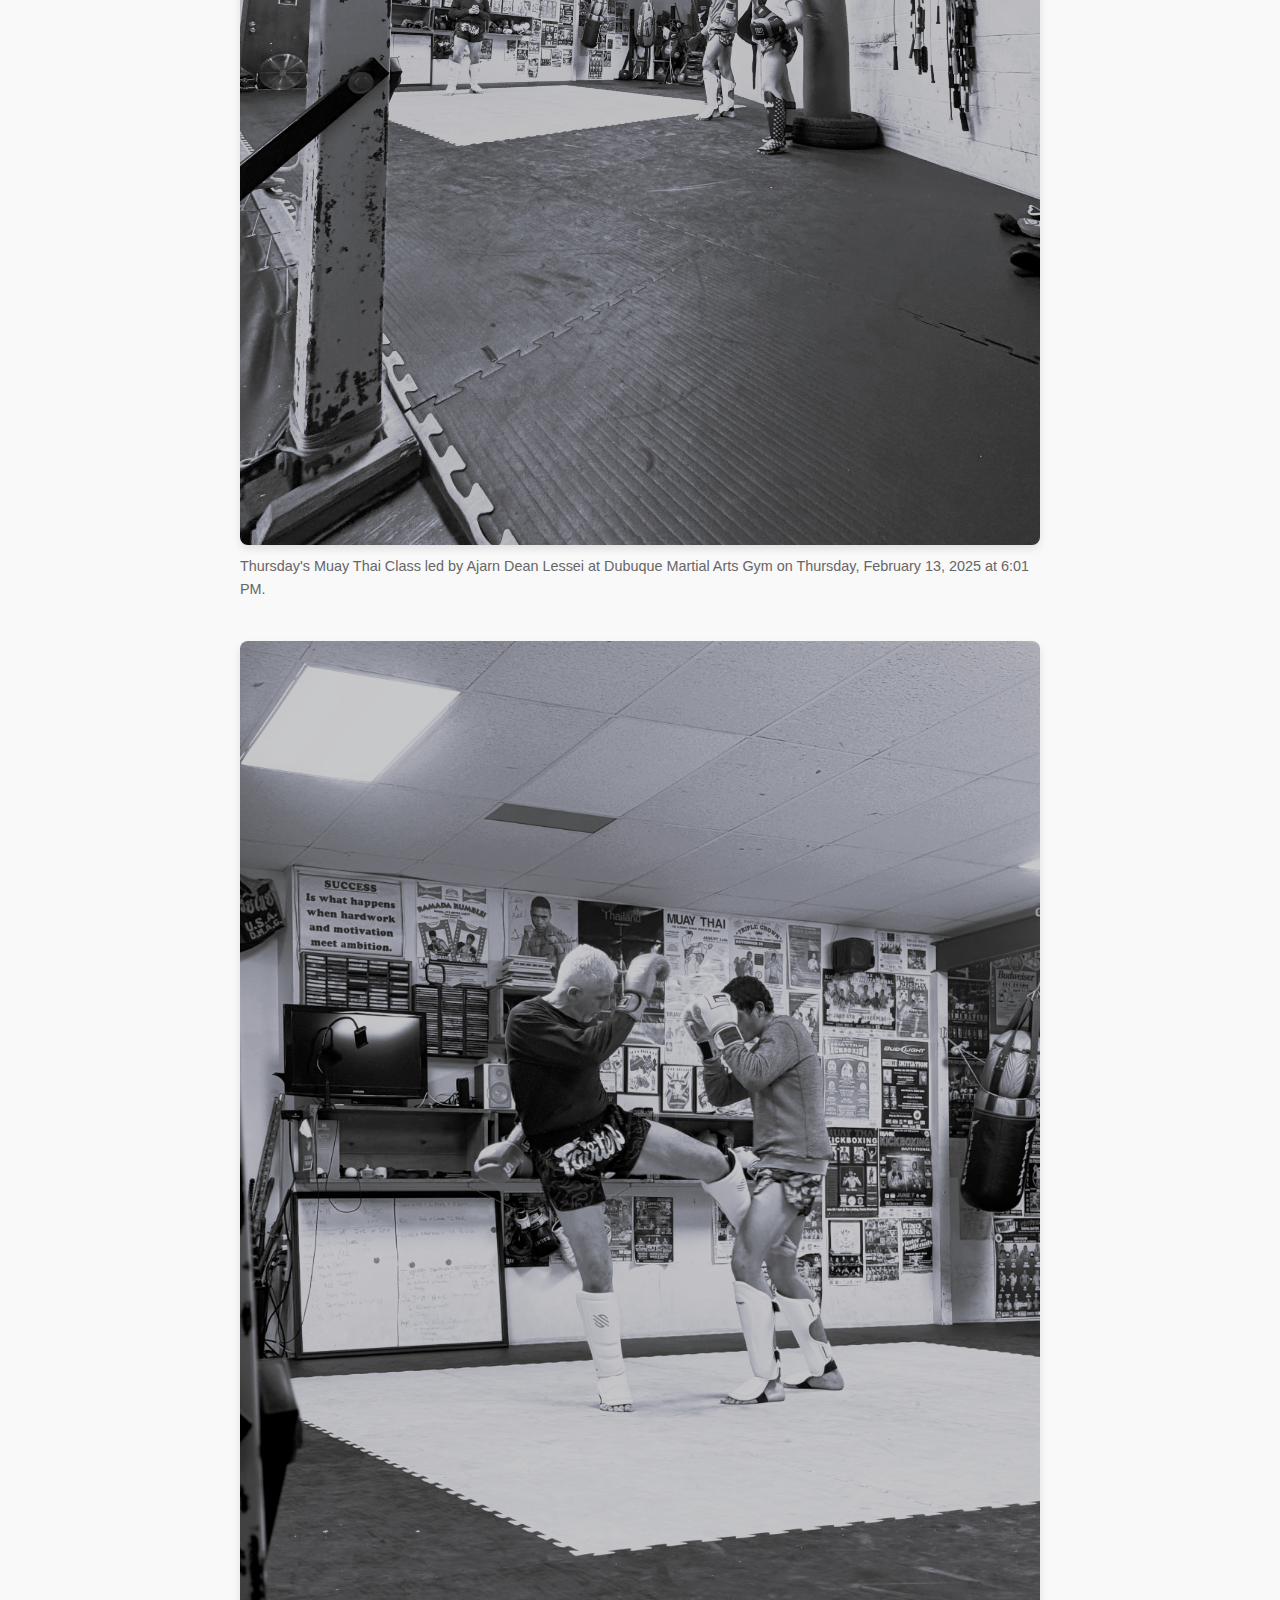
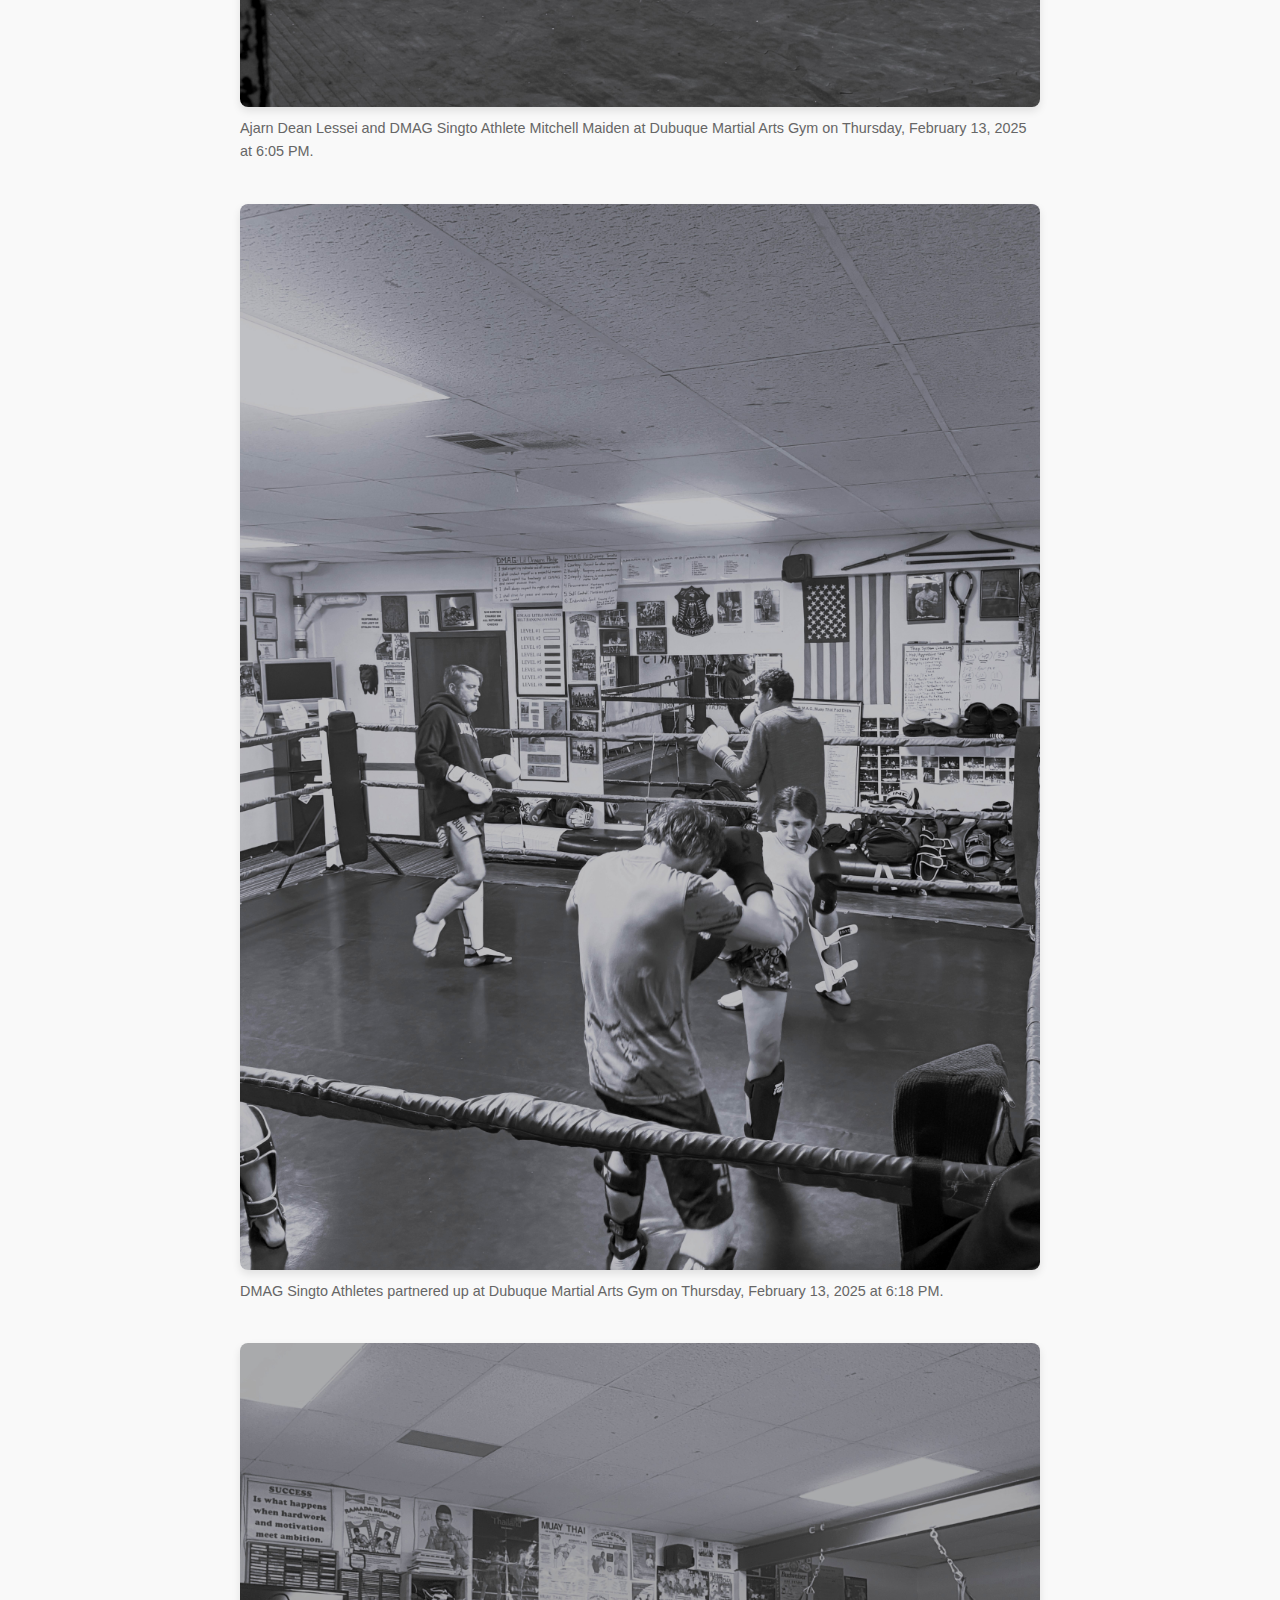
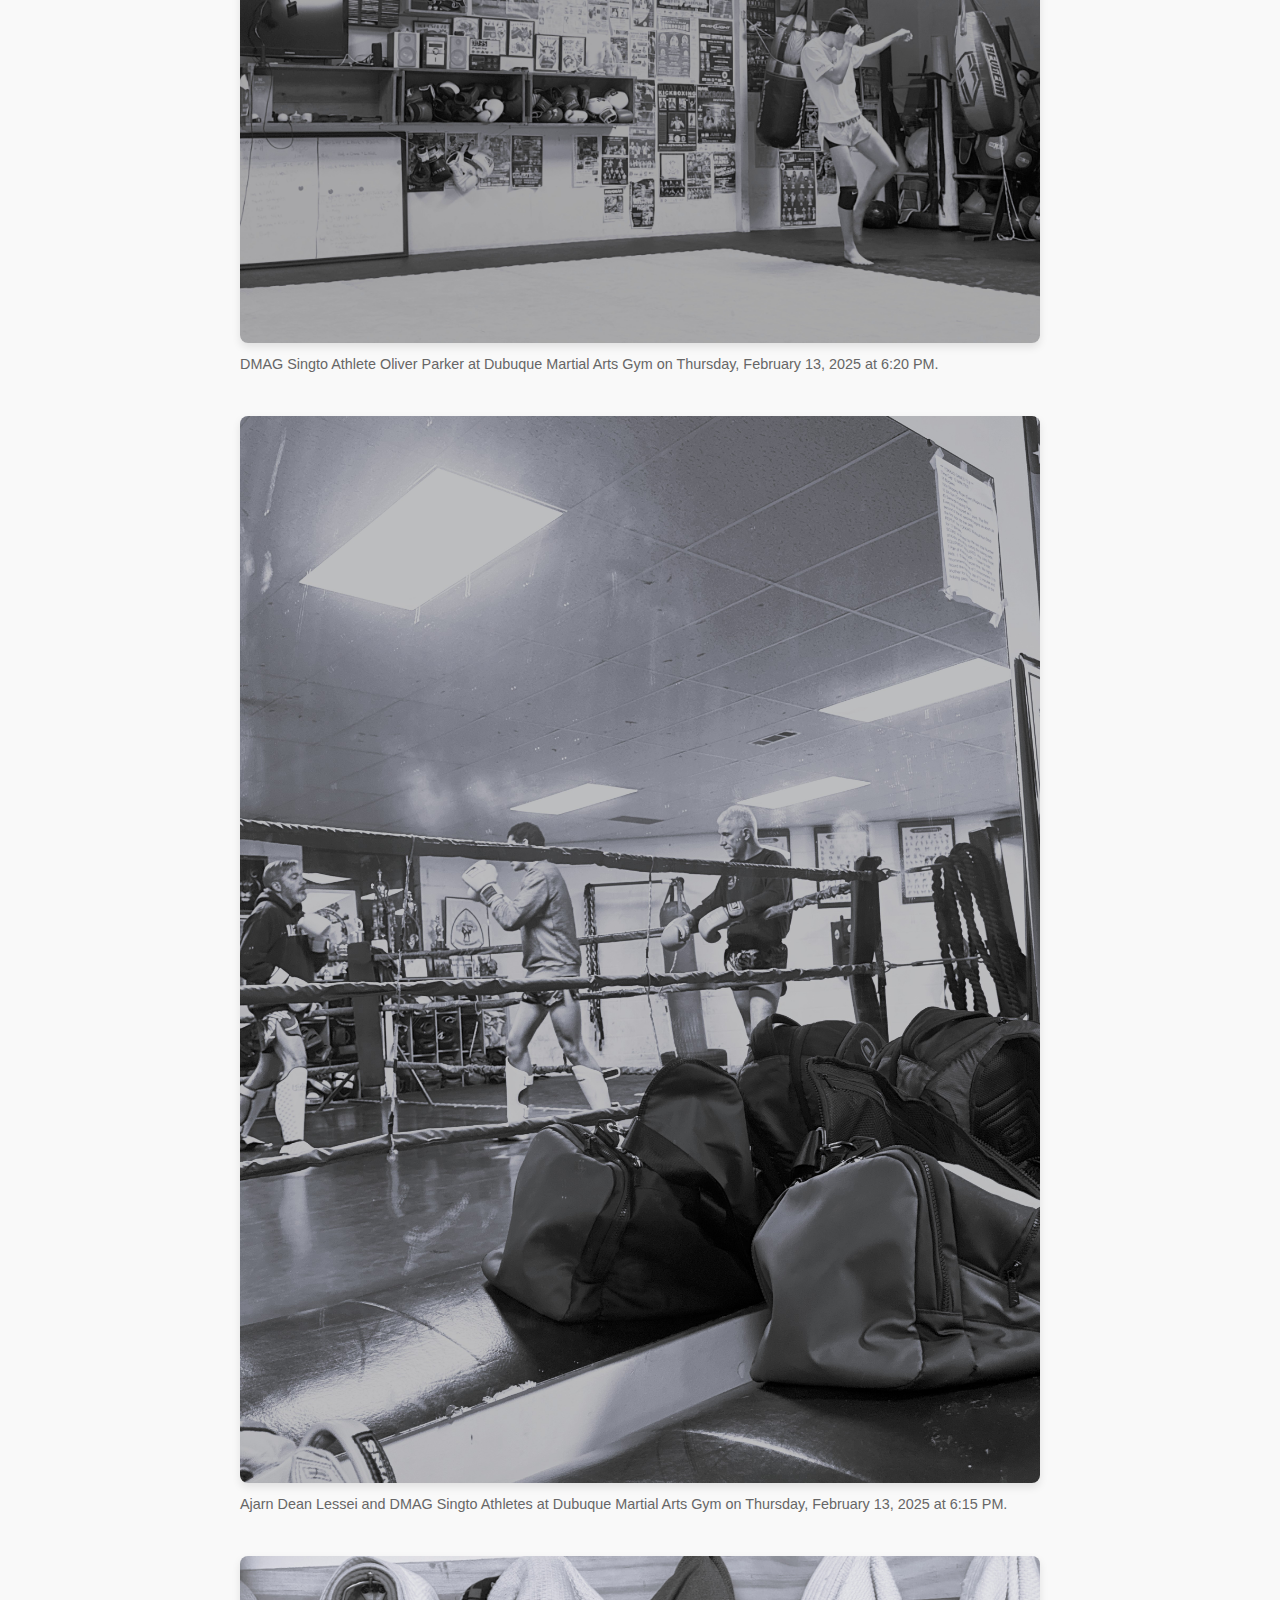
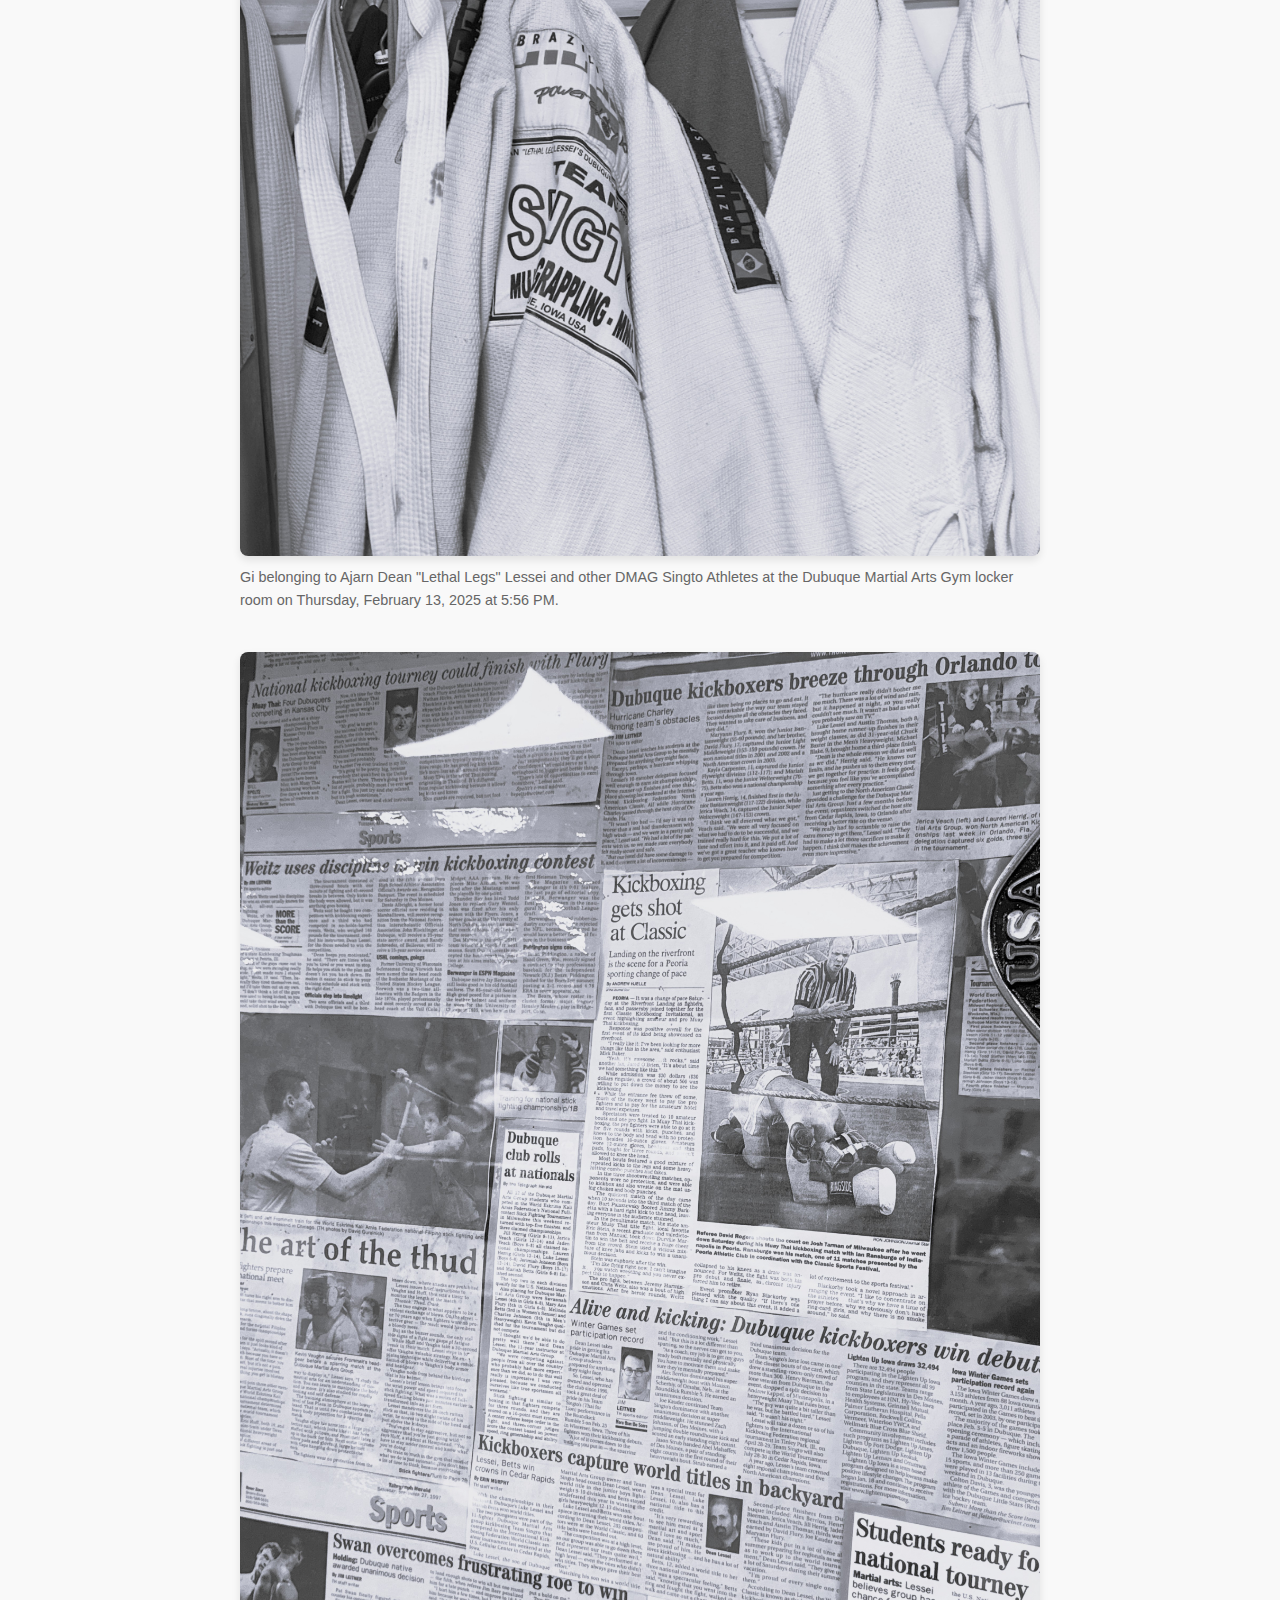
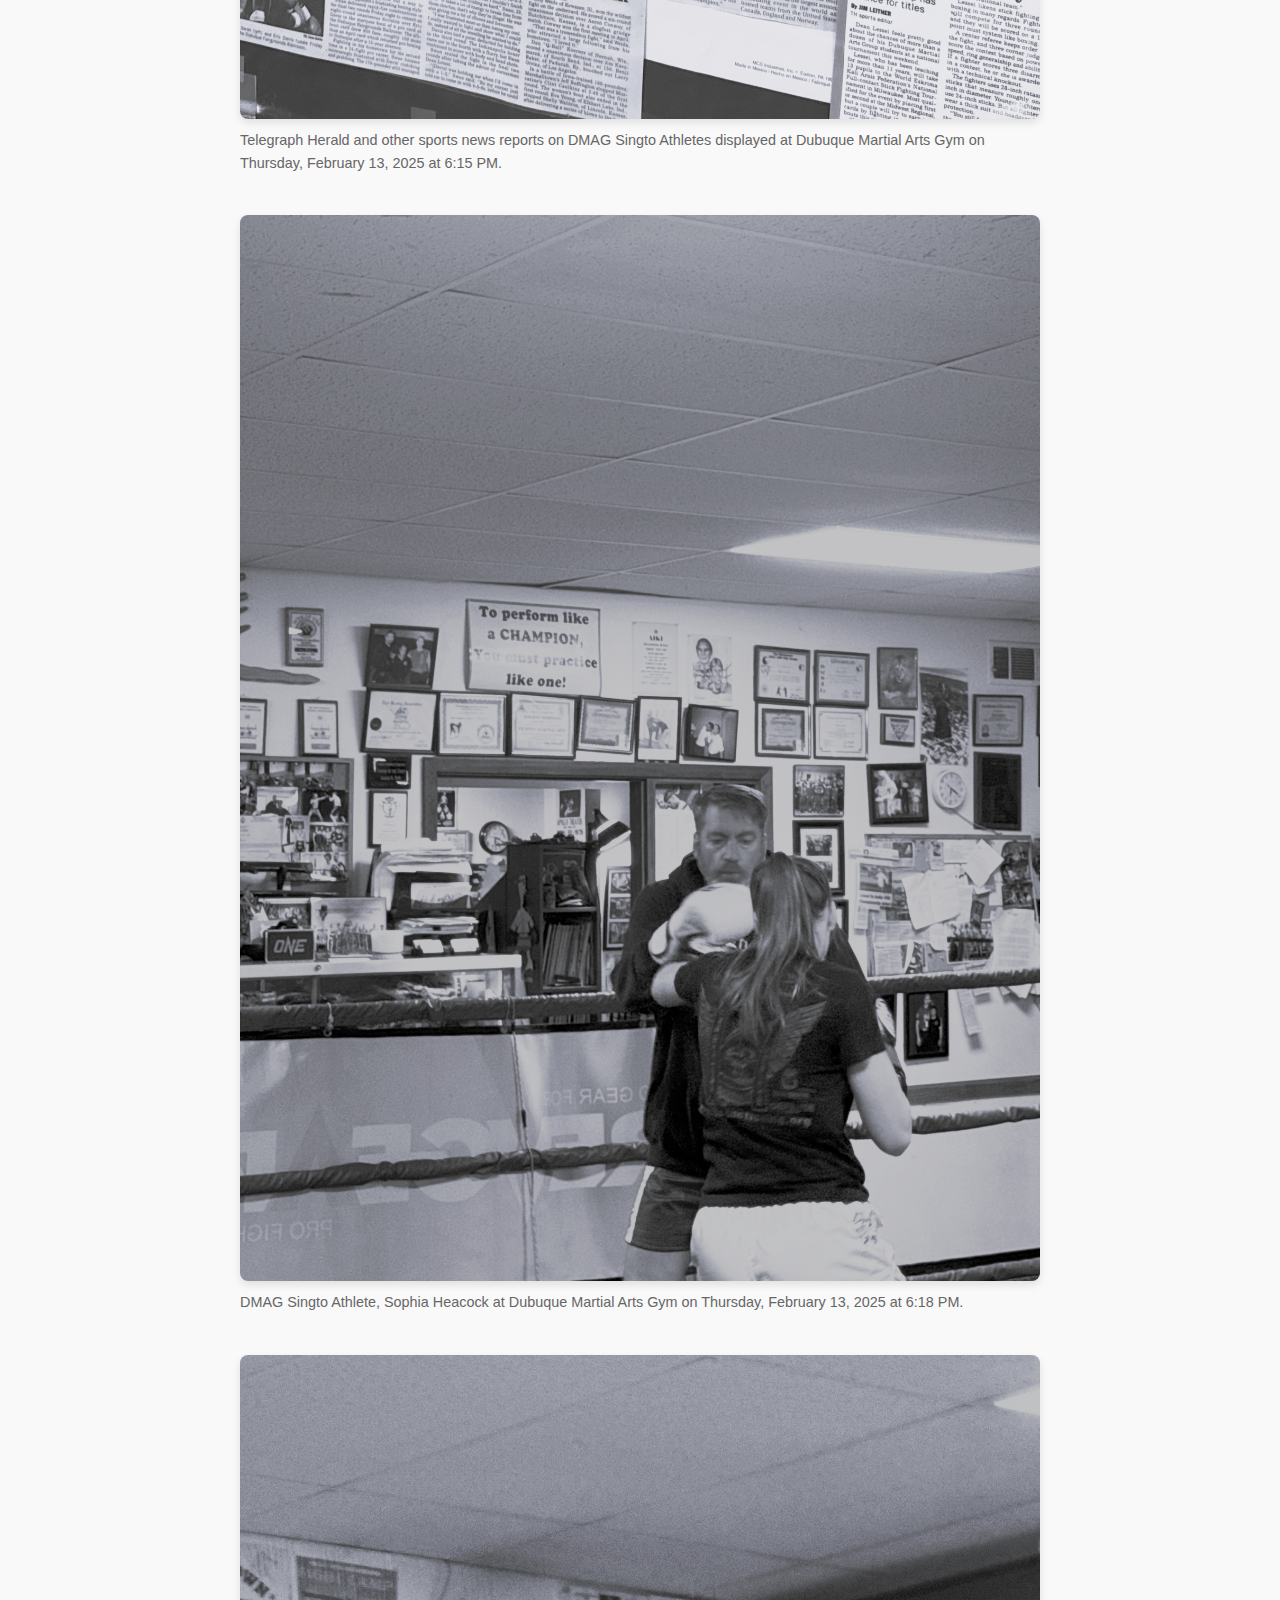
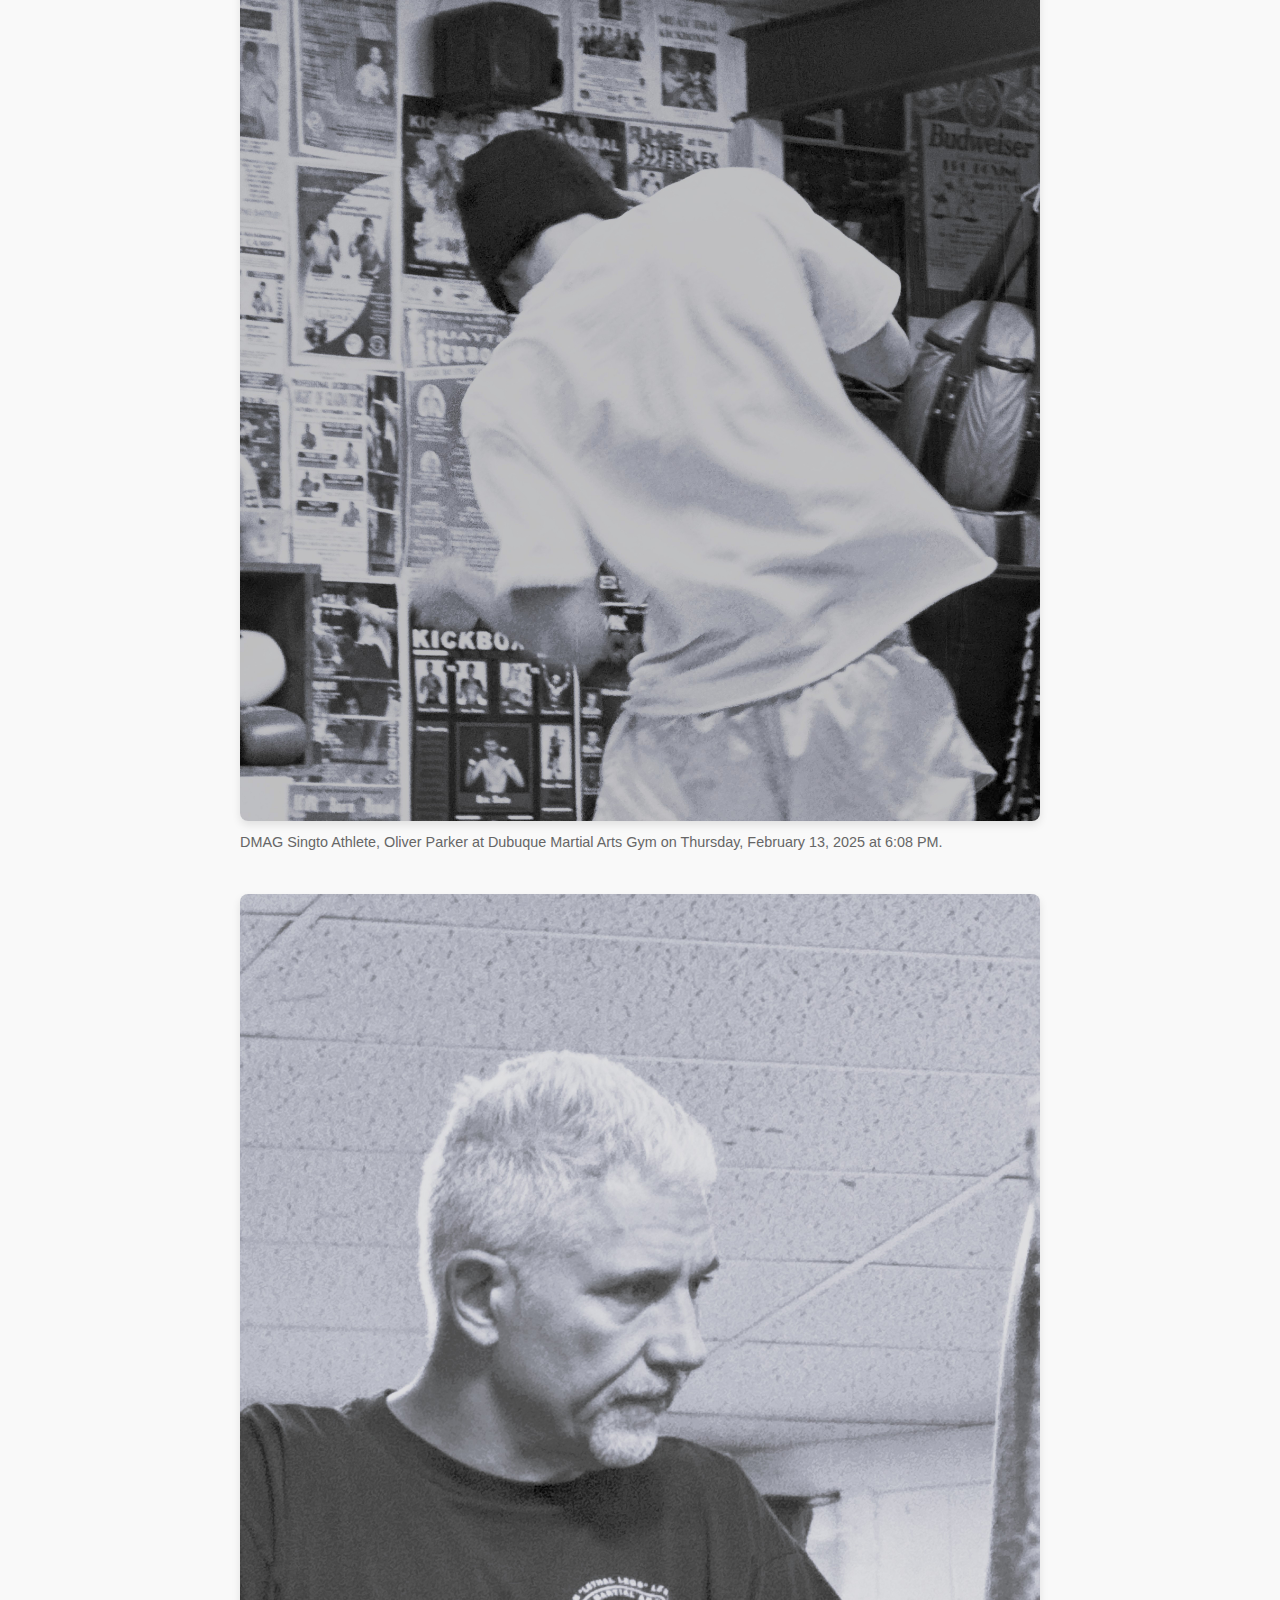
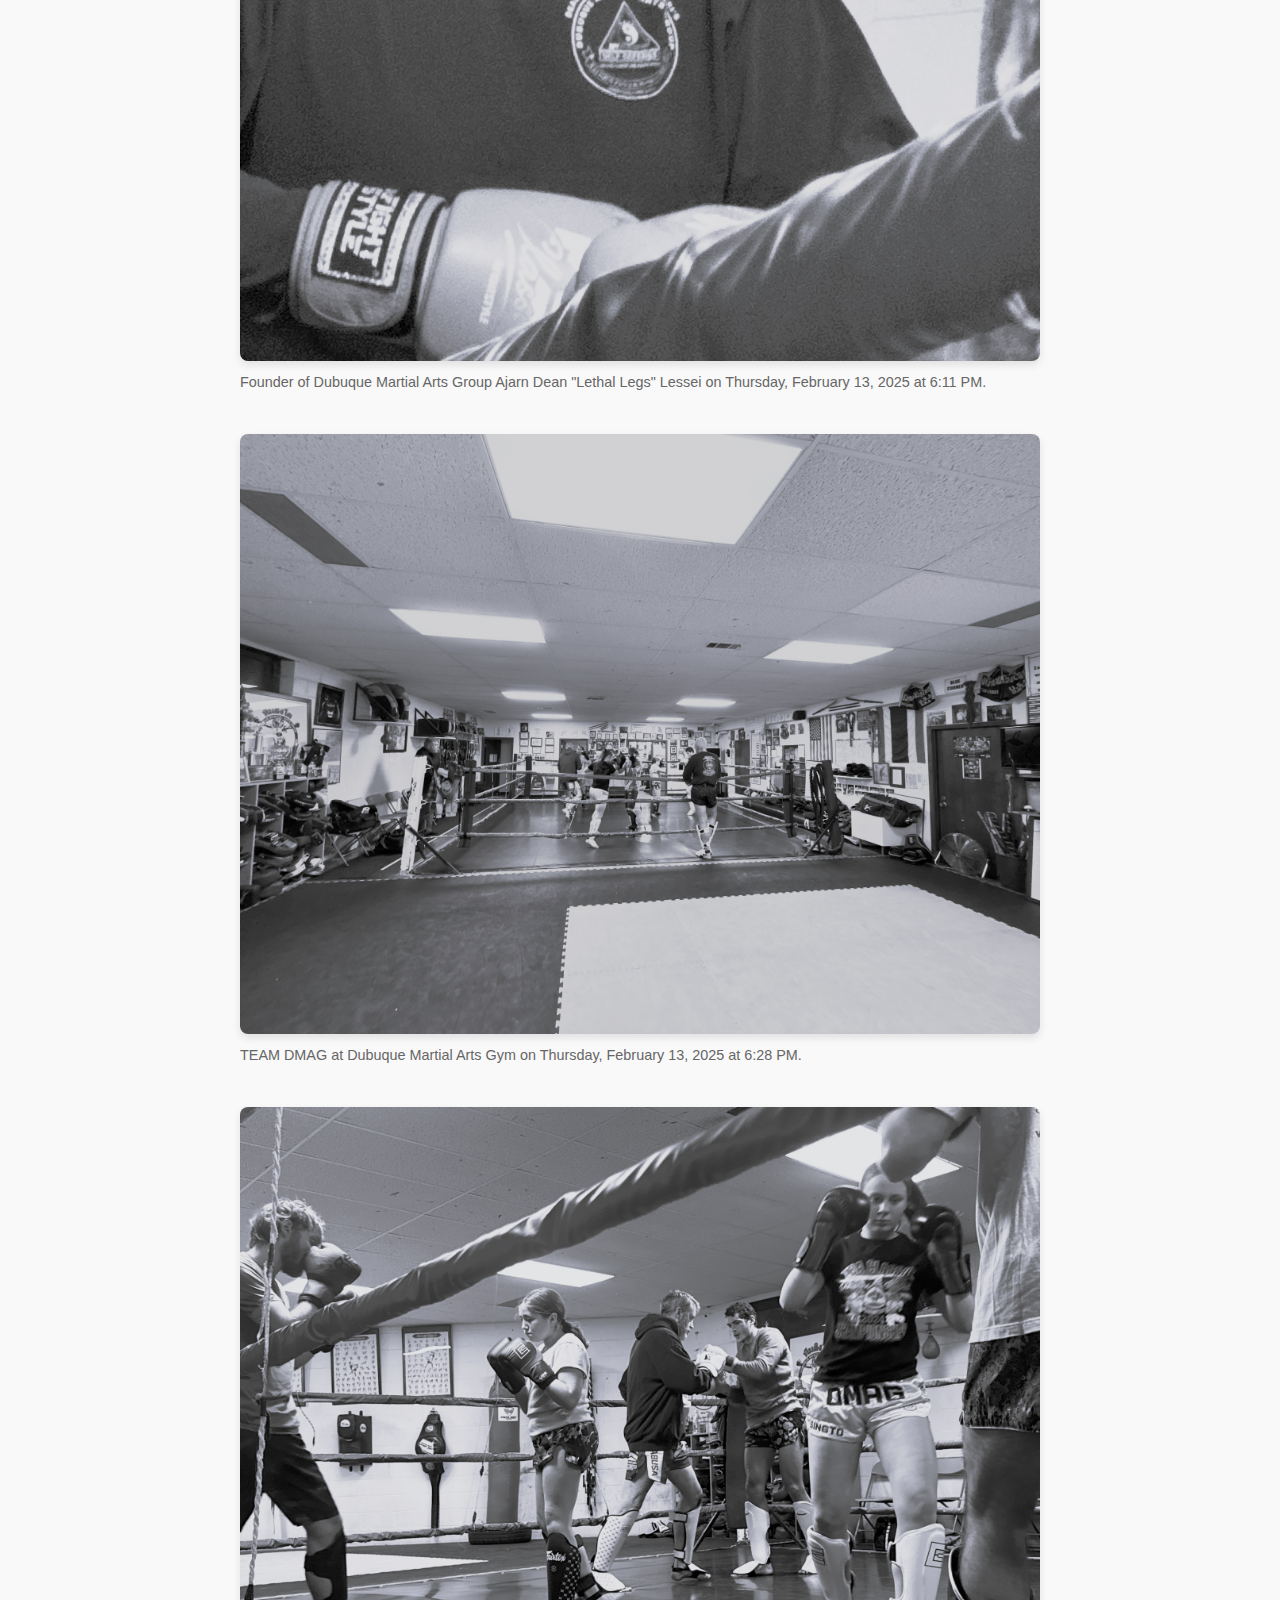
<file: dmag.html>
<!DOCTYPE html>
<html lang="en">
<head>
  <meta charset="UTF-8">
  <meta name="viewport" content="width=device-width, initial-scale=1.0">
  <title>Dubuque Martial Arts Group - DMAG</title>
  <link rel="stylesheet" href="dmag.css">
</head>
<body>
  <header>
    <a href="https://www.facebook.com/dbqmartialarts" target="_blank">
      <h1>Dubuque Martial Arts Group "DMAG"</h1>
    </a>
  </header>

  <main>
    <section class="intro">
      <h2>The Spirit of Discipline: A Glimpse into Dubuque Martial Arts Group</h2>
      <p>
        In the heart of Dubuque, a dedicated group of martial artists gathers weekly to train, inspire, and grow together. The Dubuque Martial Arts Group (DMAG) is more than just a team—it’s a community built on desire, discipline, and dedication. As you navigate through this photo essay, examine the environment, intensity of their movements, and focus of each athlete in the pursuit of perfection.
      </p>
    </section>

    <section class="photo-essay">
      <figure>
        <a href="images/IMG_4915.jpg" target="_blank">
          <img src="images/IMG_4915.jpg" alt="Entrance to DMAG">
        </a>
        <figcaption>Dubuque Martial Arts Group Main Entrance before Thursday's class at 5:50 PM.</figcaption>
      </figure>

      <figure>
        <a href="images/IMG_4780.jpg" target="_blank">
          <img src="images/IMG_4780.jpg" alt="DMAG Lil Dragons Pledge, Tenets and Ranking System">
        </a>
        <figcaption>Essentials at Dubuque Martial Arts Group "DMAG" on Thursday, February 13 at 5:57 PM.</figcaption>
      </figure>

      <figure>
        <a href="images/IMG_4664.jpg" target="_blank">
          <img src="images/IMG_4664.jpg" alt="Stretching and Warmups">
        </a>
        <figcaption>DMAG Singto Athletes before Thursday's session begins at 5:58 PM.</figcaption>
      </figure>

      <figure>
        <a href="images/IMG_4784.jpg" target="_blank">
          <img src="images/IMG_4784.jpg" alt="Accolades">
        </a>
        <figcaption>Muay Thai Championship Belts claimed by several DMAG Singto Athletes at Dubuque Martials Arts Gym on Thursday, February 13 at 6:02 PM.</figcaption>
      </figure>

      <figure>
        <a href="images/IMG_4681.jpg" target="_blank">
          <img src="images/IMG_4681.jpg" alt="Bag Work">
        </a>
        <figcaption>DMAG Singto Athlete, Mitchell Maiden at the Dubuque Martial Arts Gym on Thursday, February 13, 2025 at 5:59 PM.</figcaption>
      </figure>

      <figure>
        <a href="images/IMG_4688.jpg" target="_blank">
          <img src="images/IMG_4688.jpg" alt="Class Begins">
        </a>
        <figcaption>Thursday's Muay Thai Class led by Ajarn Dean Lessei at Dubuque Martial Arts Gym on Thursday, February 13, 2025 at 6:01 PM.</figcaption>
      </figure>

      <figure>
        <a href="images/IMG_4701.jpg" target="_blank">
          <img src="images/IMG_4701.jpg" alt="Ajarn Dean Lessei Instructs Drill">
        </a>
        <figcaption>Ajarn Dean Lessei and DMAG Singto Athlete Mitchell Maiden at Dubuque Martial Arts Gym on Thursday, February 13, 2025 at 6:05 PM.</figcaption>
      </figure>

      <figure>
        <a href="images/IMG_4822.jpg" target="_blank">
          <img src="images/IMG_4822.jpg" alt="Partners Perform Drills">
        </a>
        <figcaption>DMAG Singto Athletes partnered up at Dubuque Martial Arts Gym on Thursday, February 13, 2025 at 6:18 PM.</figcaption>
      </figure>

      <figure>
        <a href="images/IMG_4843.jpg" target="_blank">
          <img src="images/IMG_4843.jpg" alt="Solo Bag Work">
        </a>
        <figcaption>DMAG Singto Athlete Oliver Parker at Dubuque Martial Arts Gym on Thursday, February 13, 2025 at 6:20 PM.</figcaption>
      </figure>

      <figure>
        <a href="images/IMG_4806.jpg" target="_blank">
          <img src="images/IMG_4806.jpg" alt="Ajarn Dean Lessei spectates drill">
        </a>
        <figcaption>Ajarn Dean Lessei and DMAG Singto Athletes at Dubuque Martial Arts Gym on Thursday, February 13, 2025 at 6:15 PM.</figcaption>
      </figure>

      <figure>
        <a href="images/IMG_4657.jpg" target="_blank">
          <img src="images/IMG_4657.jpg" alt="The Gi">
        </a>
        <figcaption>Gi belonging to Ajarn Dean "Lethal Legs" Lessei and other DMAG Singto Athletes at the Dubuque Martial Arts Gym locker room on Thursday, February 13, 2025 at 5:56 PM.</figcaption>
      </figure>

      <figure>
        <a href="images/IMG_4792.jpg" target="_blank">
          <img src="images/IMG_4792.jpg" alt="Press Covering DMAG">
        </a>
        <figcaption>Telegraph Herald and other sports news reports on DMAG Singto Athletes displayed at Dubuque Martial Arts Gym on Thursday, February 13, 2025 at 6:15 PM.</figcaption>
      </figure>

      <figure>
        <a href="images/IMG_4852.jpg" target="_blank">
          <img src="images/IMG_4852.jpg" alt="Drills">
        </a>
        <figcaption>DMAG Singto Athlete, Sophia Heacock at Dubuque Martial Arts Gym on Thursday, February 13, 2025 at 6:18 PM.</figcaption>
      </figure>

      <figure>
        <a href="images/IMG_4747.jpg" target="_blank">
          <img src="images/IMG_4747.jpg" alt="DMAG Singto Athlete">
        </a>
        <figcaption>DMAG Singto Athlete, Oliver Parker at Dubuque Martial Arts Gym on Thursday, February 13, 2025 at 6:08 PM.</figcaption>
      </figure>

      <figure>
        <a href="images/IMG_4772.jpg" target="_blank">
          <img src="images/IMG_4772.jpg" alt="Ajarn Dean Lessei">
        </a>
        <figcaption>Founder of Dubuque Martial Arts Group Ajarn Dean "Lethal Legs" Lessei on Thursday, February 13, 2025 at 6:11 PM.</figcaption>
      </figure>

      <figure>
        <a href="images/IMG_4909.jpg" target="_blank">
          <img src="images/IMG_4909.jpg" alt="Team DMAG">
        </a>
        <figcaption>TEAM DMAG at Dubuque Martial Arts Gym on Thursday, February 13, 2025 at 6:28 PM.</figcaption>
      </figure>

      <figure>
        <a href="images/IMG_4765.jpg" target="_blank">
          <img src="images/IMG_4765.jpg" alt="Drills">
        </a>
        <figcaption>DMAG Singto Athletes, Austin Stangl (left), Mitchell Maiden (middle), and Sophia Heacock (right) at Dubuque Martial Arts Gym on Thursday, February 13, 2025 at 6:11 PM.</figcaption>
      </figure>
    </section>

    <section class="conclusion">
      <p>
        The Dubuque Martial Arts Group is more than just a place to train—it’s a family that's been built to forge champions through discipline and dedication, with athletes and members not only improving their martial arts skills but also building lifelong friendships and a strong sense of community.
      </p>
    </section>
  </main>
</body>
</html>
</file>
<file: dmag.css>
/* General Styles */
body {
  font-family: Arial, sans-serif;
  line-height: 1.6;
  margin: 0;
  padding: 0;
  background-color: #f9f9f9;
  color: #333;
}

header {
  text-align: center;
  padding: 20px;
  background-color: #333;
  color: #fff;
}

header h1 {
  margin: 0;
  font-size: 2.5rem;
}

header a {
  color: #fff;
  text-decoration: none;
  font-weight: bold;
}

header a:hover {
  text-decoration: underline;
}

main {
  max-width: 800px;
  margin: 0 auto;
  padding: 20px;
}

.intro,
.conclusion {
  text-align: center;
  margin-bottom: 40px;
}

.intro h2,
.conclusion h2 {
  font-size: 2rem;
  margin-bottom: 10px;
}

.intro p,
.conclusion p {
  font-size: 1.1rem;
  color: #555;
}

/* Photo Essay Styles */
.photo-essay {
  display: flex;
  flex-direction: column;
  gap: 40px;
}

figure {
  margin: 0;
}

figure img {
  width: 100%;
  height: auto;
  display: block;
  border-radius: 8px;
  box-shadow: 0 4px 8px rgba(0, 0, 0, 0.1);
  transition: opacity 0.3s ease;
}

figcaption {
  font-size: 0.9rem;
  color: #666;
  text-align: left;
  margin-top: 10px;
}
</file>
